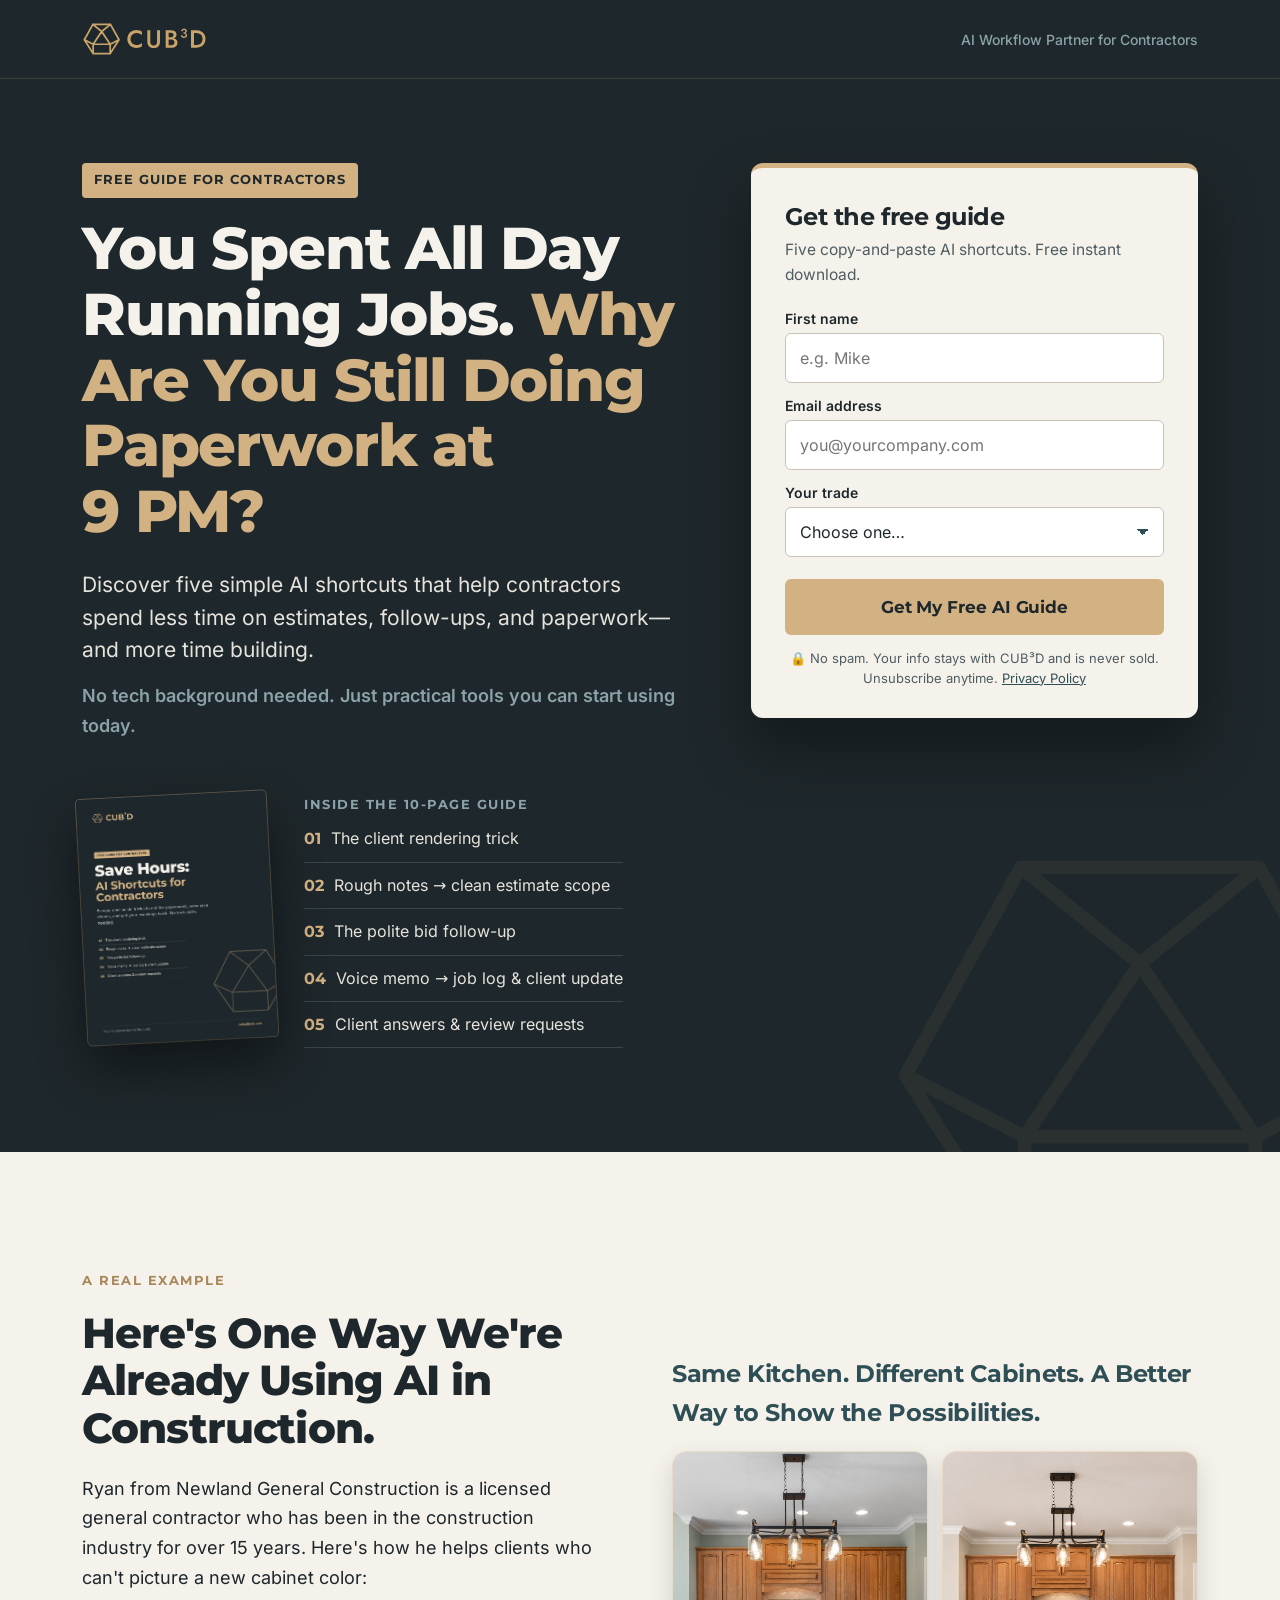
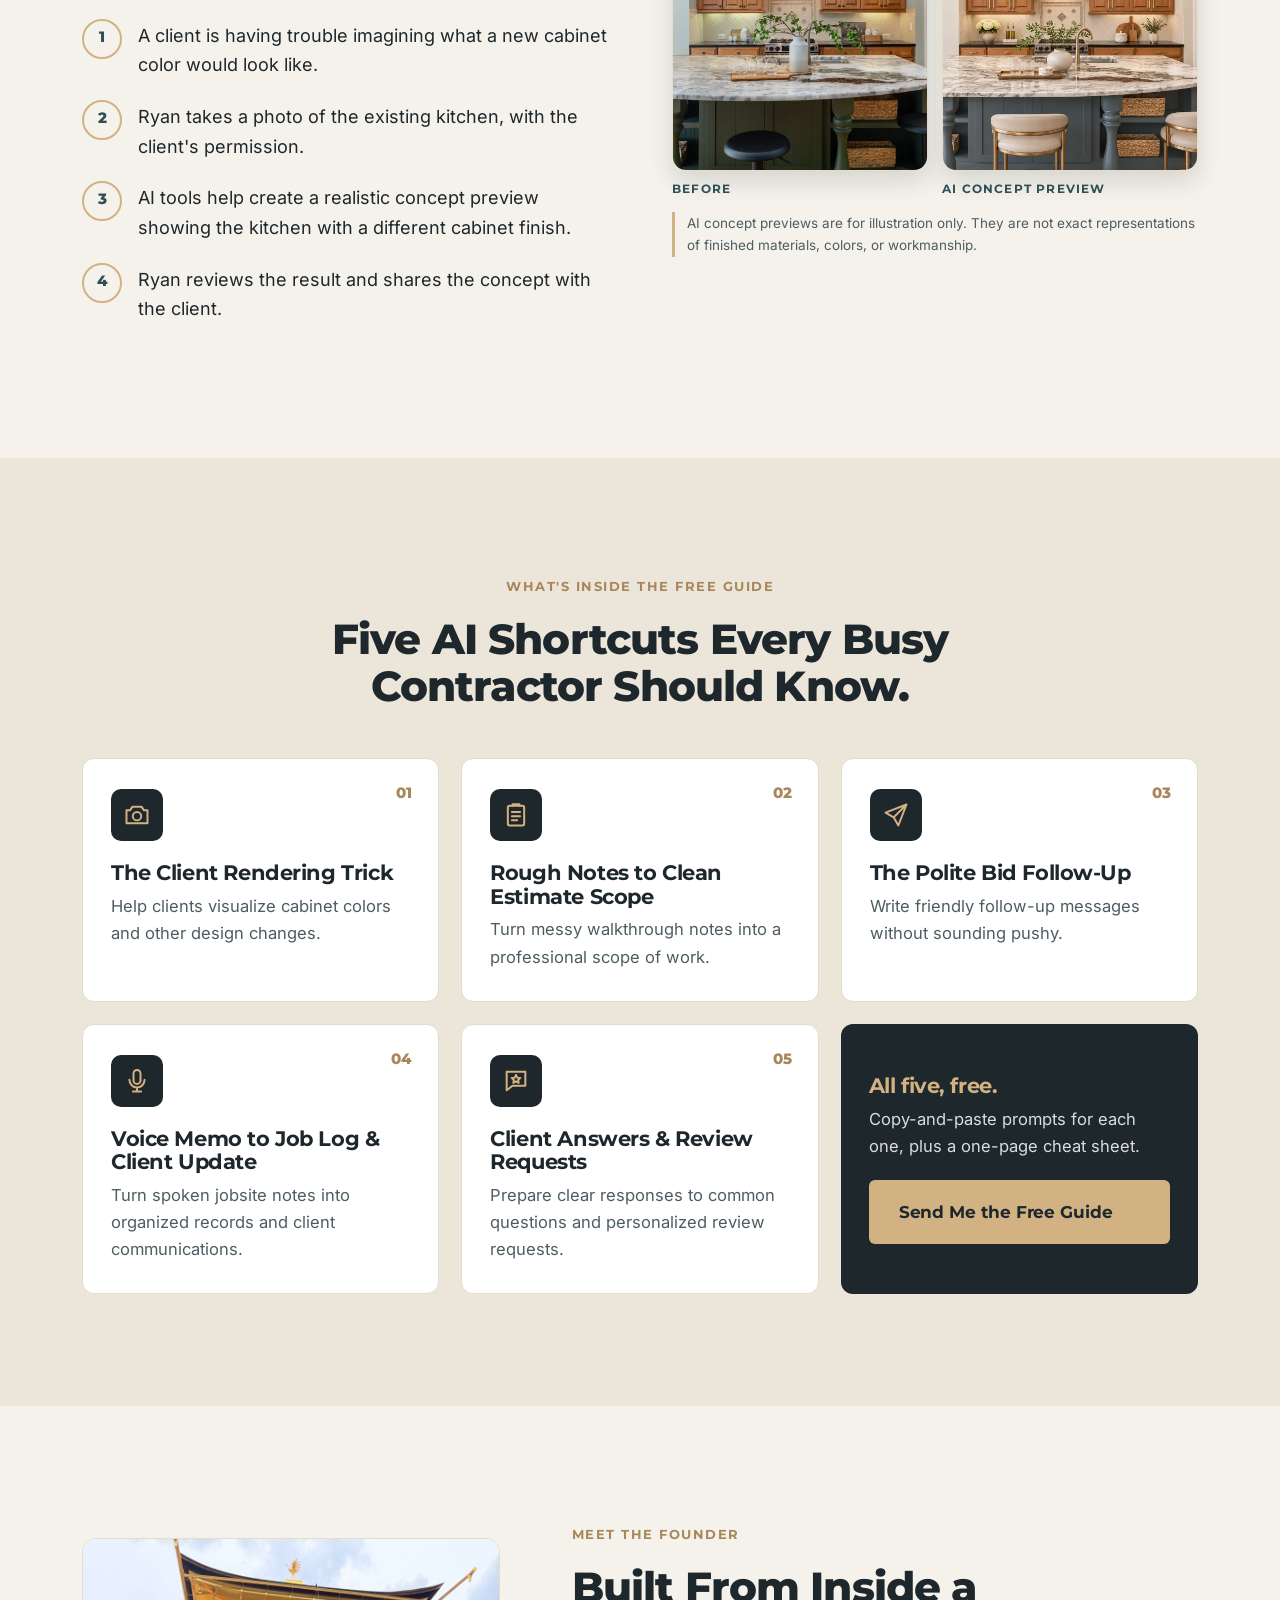
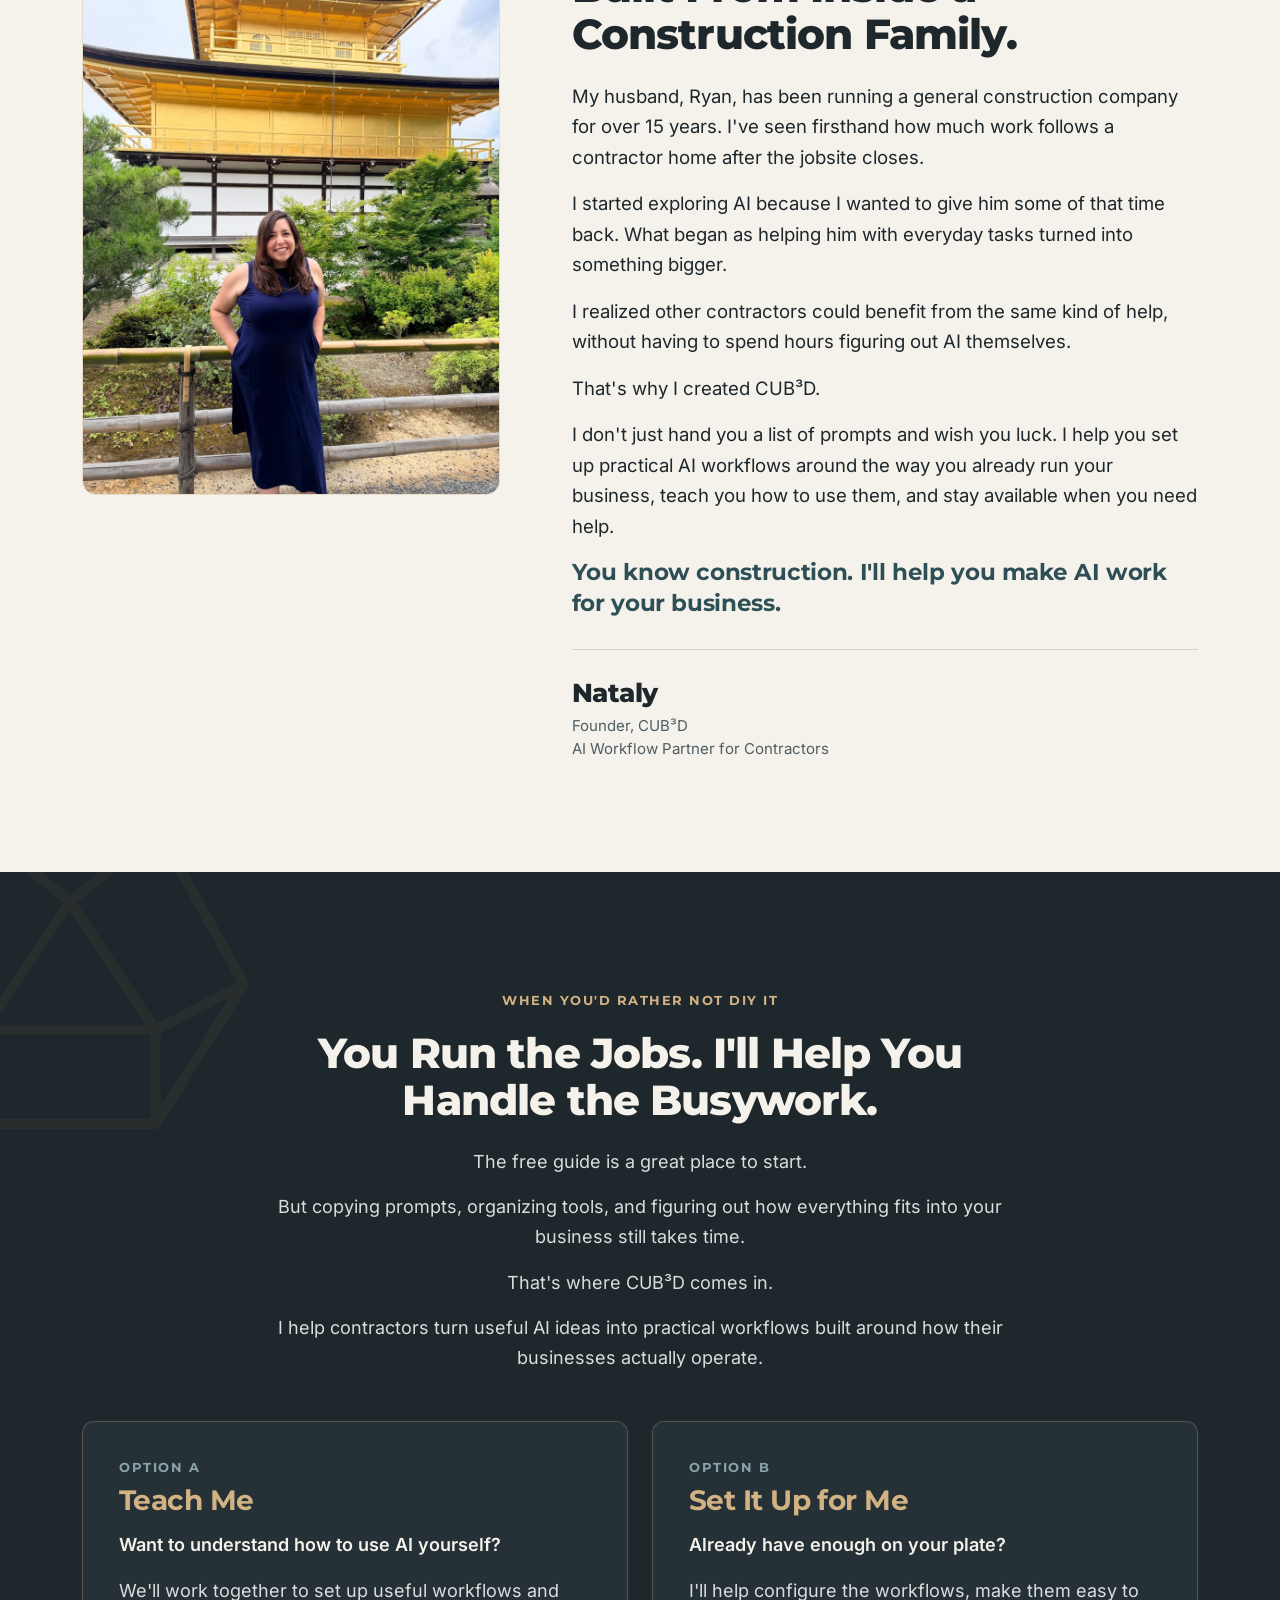
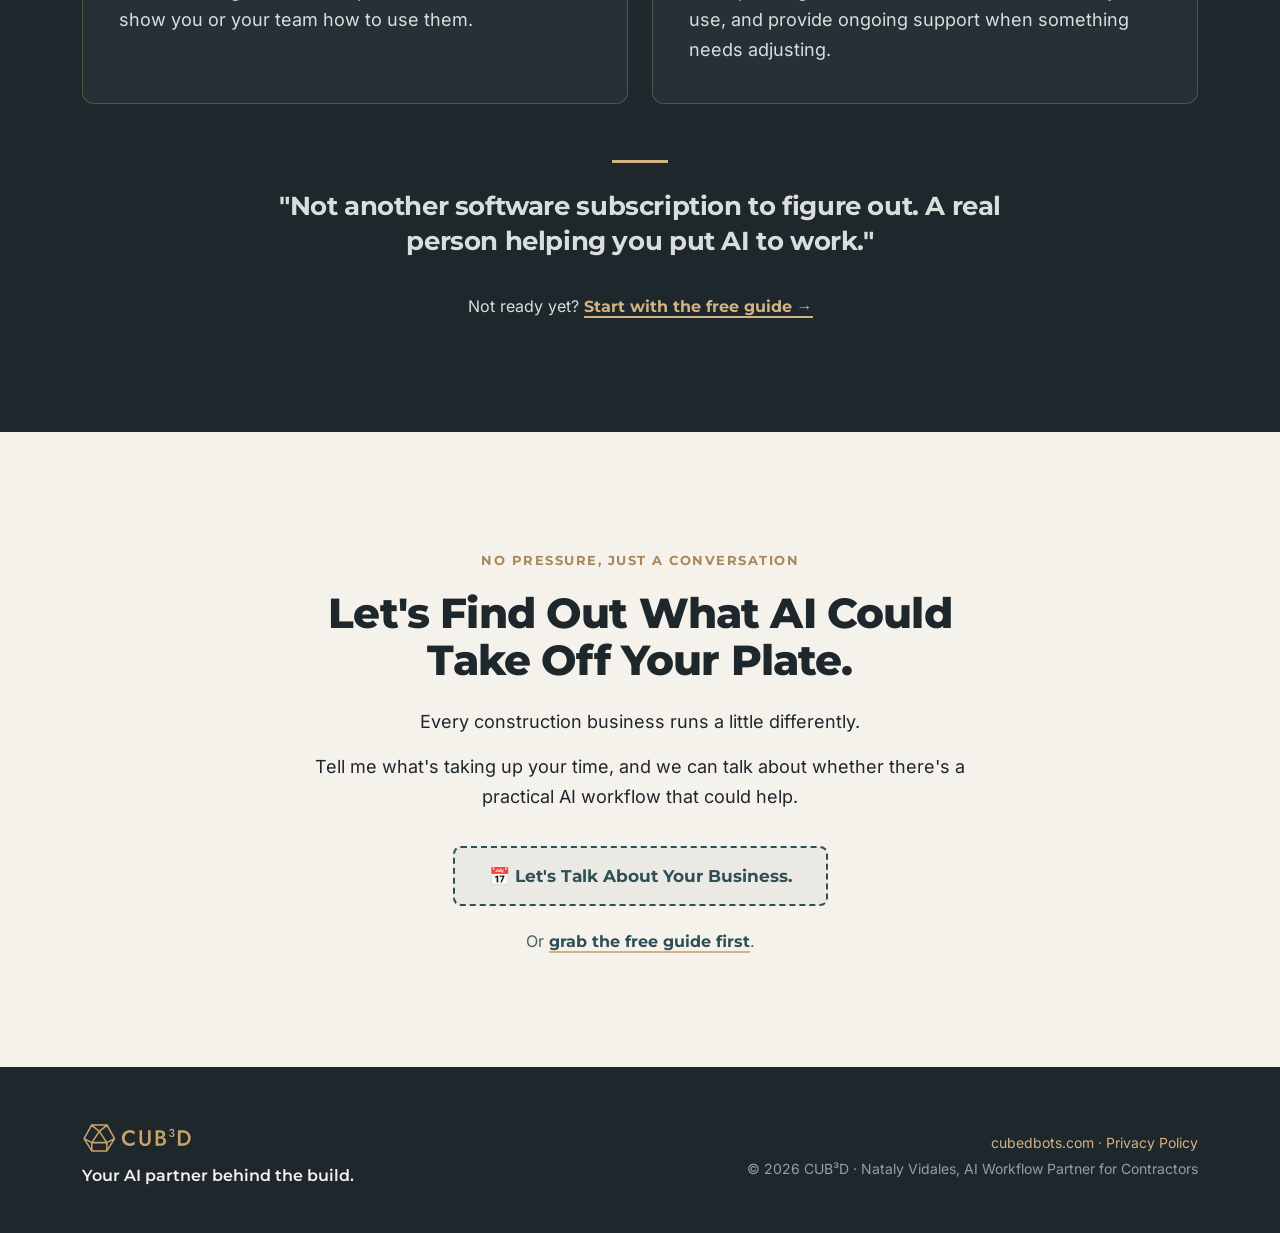
<file: index.html>
<!doctype html>
<html lang="en">
<head>
<meta charset="utf-8">
<meta name="viewport" content="width=device-width,initial-scale=1">
<title>Save Hours: Free AI Guide for Contractors | CUB³D</title>
<meta name="description" content="Five simple AI shortcuts that help contractors spend less time on estimates, follow-ups, and paperwork. Free 10-page guide from CUB³D.">
<link rel="canonical" href="https://naty3lo2.github.io/cubed-funnel/">
<meta property="og:type" content="website">
<meta property="og:site_name" content="CUB³D">
<meta property="og:locale" content="en_US">
<meta property="og:title" content="Save Hours: Free AI Guide for Contractors | CUB³D">
<meta property="og:description" content="Five simple AI shortcuts that help contractors spend less time on estimates, follow-ups, and paperwork. Free 10-page guide from CUB³D.">
<meta property="og:url" content="https://naty3lo2.github.io/cubed-funnel/">
<meta property="og:image" content="https://naty3lo2.github.io/cubed-funnel/assets/guide-cover.png">
<meta property="og:image:alt" content="Cover of the free guide: Save Hours, AI Shortcuts for Contractors">
<meta property="og:image:width" content="765">
<meta property="og:image:height" content="990">
<meta name="twitter:card" content="summary_large_image">
<meta name="twitter:title" content="Save Hours: Free AI Guide for Contractors | CUB³D">
<meta name="twitter:description" content="Five simple AI shortcuts that help contractors spend less time on estimates, follow-ups, and paperwork. Free 10-page guide from CUB³D.">
<meta name="twitter:image" content="https://naty3lo2.github.io/cubed-funnel/assets/guide-cover.png">
<meta name="theme-color" content="#1E272B">
<link rel="icon" href="assets/favicon.svg" type="image/svg+xml">
<link rel="stylesheet" href="styles.css">
</head>
<body>
<a class="skip" href="#top">Skip to content</a>

<header class="top"><div class="wrap">
  <a class="brand" href="index.html"><img src="assets/cubed-horizontal-gold.svg" alt="CUB³D" width="125" height="34"></a>
  <span class="tag">AI Workflow Partner for Contractors</span>
</div></header>

<main>
<!-- SECTION 1 — HERO -->
<section class="dark hero" id="top">
  <img class="geo" src="assets/cubed-gem-only-gold.svg" alt="" style="width:620px;right:-170px;bottom:-230px;opacity:.07">
  <div class="wrap hero-grid">
    <div class="hg-copy">
      <span class="eyebrow pill">Free guide for contractors</span>
      <h1>You Spent All Day Running Jobs. <em>Why Are You Still Doing Paperwork at 9&nbsp;PM?</em></h1>
      <p class="sub">Discover five simple AI shortcuts that help contractors spend less time on estimates, follow-ups, and paperwork—and more time building.</p>
      <p class="support">No tech background needed. Just practical tools you can start using today.</p>
    </div>
    <div class="hg-guide guide-row">
      <img class="cover" src="assets/guide-cover.png" alt="Cover of the free guide: Save Hours, AI Shortcuts for Contractors" width="190" height="246">
      <ul class="inside">
        <li class="h">Inside the 10-page guide</li>
        <li><b>01</b>The client rendering trick</li>
        <li><b>02</b>Rough notes → clean estimate scope</li>
        <li><b>03</b>The polite bid follow-up</li>
        <li><b>04</b>Voice memo → job log &amp; client update</li>
        <li><b>05</b>Client answers &amp; review requests</li>
      </ul>
    </div>
    <form class="hg-form formcard" id="get-guide" action="thank-you.html" method="post" novalidate>
      <h3>Get the free guide</h3>
      <p class="fsub">Five copy-and-paste AI shortcuts. Free instant download.</p>
      <p class="form-summary" id="form-summary" role="alert" hidden></p>
      <label for="fn">First name</label>
      <input id="fn" type="text" autocomplete="given-name" required maxlength="80" placeholder="e.g. Mike" aria-describedby="fn-error">
      <p class="field-error" id="fn-error" hidden></p>
      <label for="em">Email address</label>
      <input id="em" type="email" autocomplete="email" required maxlength="254" placeholder="you@yourcompany.com" aria-describedby="em-error">
      <p class="field-error" id="em-error" hidden></p>
      <label for="tr">Your trade</label>
      <select id="tr" required aria-describedby="tr-error">
        <option value="">Choose one…</option>
        <option>General Contractor</option>
        <option>Remodeling</option>
        <option>Electrical</option>
        <option>Plumbing</option>
        <option>HVAC</option>
        <option>Painting</option>
        <option>Other</option>
      </select>
      <p class="field-error" id="tr-error" hidden></p>
      <button class="btn block" type="submit">Get My Free AI Guide</button>
      <p class="privacy">🔒 No spam. Your info stays with CUB³D and is never sold. Unsubscribe anytime. <a href="privacy.html">Privacy Policy</a></p>
    </form>
  </div>
</section>

<!-- SECTION 2 — RYAN'S KITCHEN TRICK -->
<section>
  <div class="wrap two">
    <div>
      <span class="eyebrow">A real example</span>
      <h2>Here's One Way We're Already Using AI in Construction.</h2>
      <p>Ryan from Newland General Construction is a licensed general contractor who has been in the construction industry for over 15 years. Here's how he helps clients who can't picture a new cabinet color:</p>
      <ol class="steps">
        <li>A client is having trouble imagining what a new cabinet color would look like.</li>
        <li>Ryan takes a photo of the existing kitchen, with the client's permission.</li>
        <li>AI tools help create a realistic concept preview showing the kitchen with a different cabinet finish.</li>
        <li>Ryan reviews the result and shares the concept with the client.</li>
      </ol>
    </div>
    <div>
      <p class="subhead">Same Kitchen. Different Cabinets. A Better Way to Show the Possibilities.</p>
      <div class="ba">
        <figure><img class="photo" src="assets/kitchen-before.jpg" alt="Kitchen before: original wood cabinets"><figcaption>Before</figcaption></figure>
        <figure><img class="photo" src="assets/kitchen-after.jpg" alt="AI concept preview of the same kitchen with a new island color"><figcaption>AI concept preview</figcaption></figure>
      </div>
      <p class="disclaimer">AI concept previews are for illustration only. They are not exact representations of finished materials, colors, or workmanship.</p>
    </div>
  </div>
</section>

<!-- SECTION 3 — WHAT'S INSIDE -->
<section class="alt">
  <div class="wrap">
    <div class="center narrow" style="margin:0 auto">
      <span class="eyebrow">What's inside the free guide</span>
      <h2>Five AI Shortcuts Every Busy Contractor Should Know.</h2>
    </div>
    <div class="cards5">
      <div class="sc"><span class="num">01</span><div class="ic" aria-hidden="true"><svg viewBox="0 0 24 24"><path d="M3 8h3l2-3h8l2 3h3v11H3z"/><circle cx="12" cy="13" r="3.6"/></svg></div>
        <h3>The Client Rendering Trick</h3><p>Help clients visualize cabinet colors and other design changes.</p></div>
      <div class="sc"><span class="num">02</span><div class="ic" aria-hidden="true"><svg viewBox="0 0 24 24"><rect x="5" y="4" width="14" height="17" rx="1.5"/><path d="M9 4V2.8h6V4M8.5 9.5h7M8.5 13h7M8.5 16.5h4.5"/></svg></div>
        <h3>Rough Notes to Clean Estimate Scope</h3><p>Turn messy walkthrough notes into a professional scope of work.</p></div>
      <div class="sc"><span class="num">03</span><div class="ic" aria-hidden="true"><svg viewBox="0 0 24 24"><path d="M21 3 10 14M21 3l-7 18-4-7-7-4z"/></svg></div>
        <h3>The Polite Bid Follow-Up</h3><p>Write friendly follow-up messages without sounding pushy.</p></div>
      <div class="sc"><span class="num">04</span><div class="ic" aria-hidden="true"><svg viewBox="0 0 24 24"><rect x="9" y="2.5" width="6" height="12" rx="3"/><path d="M5.5 11a6.5 6.5 0 0 0 13 0M12 17.5V21M8.5 21h7"/></svg></div>
        <h3>Voice Memo to Job Log &amp; Client Update</h3><p>Turn spoken jobsite notes into organized records and client communications.</p></div>
      <div class="sc"><span class="num">05</span><div class="ic" aria-hidden="true"><svg viewBox="0 0 24 24"><path d="M4 4h16v12H9l-5 4z"/><path d="m12 6.8 1.1 2.3 2.5.3-1.8 1.7.5 2.5-2.3-1.2-2.3 1.2.5-2.5-1.8-1.7 2.5-.3z"/></svg></div>
        <h3>Client Answers &amp; Review Requests</h3><p>Prepare clear responses to common questions and personalized review requests.</p></div>
      <div class="sc cta"><h3 class="gold">All five, free.</h3><p>Copy-and-paste prompts for each one, plus a one-page cheat sheet.</p><a class="btn" href="#get-guide">Send Me the Free Guide</a></div>
    </div>
  </div>
</section>

<!-- SECTION 4 — FOUNDER STORY -->
<section>
  <div class="wrap founder">
    <img class="photo portrait-img" src="assets/nataly.jpg" alt="Nataly, founder of CUB³D">
    <div class="story">
      <span class="eyebrow">Meet the founder</span>
      <h2>Built From Inside a Construction Family.</h2>
      <p>My husband, Ryan, has been running a general construction company for over 15 years. I've seen firsthand how much work follows a contractor home after the jobsite closes.</p>
      <p>I started exploring AI because I wanted to give him some of that time back. What began as helping him with everyday tasks turned into something bigger.</p>
      <p>I realized other contractors could benefit from the same kind of help, without having to spend hours figuring out AI themselves.</p>
      <p>That's why I created CUB³D.</p>
      <p>I don't just hand you a list of prompts and wish you luck. I help you set up practical AI workflows around the way you already run your business, teach you how to use them, and stay available when you need help.</p>
      <p class="pull">You know construction. I'll help you make AI work for your business.</p>
      <div class="sig"><span class="n">Nataly</span><div>Founder, CUB³D<br>AI Workflow Partner for Contractors</div></div>
    </div>
  </div>
</section>

<!-- SECTION 5 — BRIDGE -->
<section class="dark">
  <img class="geo" src="assets/cubed-gem-only-gold.svg" alt="" style="width:460px;left:-160px;top:-120px;opacity:.06">
  <div class="wrap">
    <div class="narrow" style="margin:0 auto;text-align:center">
      <span class="eyebrow">When you'd rather not DIY it</span>
      <h2>You Run the Jobs. I'll Help You Handle the Busywork.</h2>
      <p>The free guide is a great place to start.</p>
      <p>But copying prompts, organizing tools, and figuring out how everything fits into your business still takes time.</p>
      <p>That's where CUB³D comes in.</p>
      <p>I help contractors turn useful AI ideas into practical workflows built around how their businesses actually operate.</p>
    </div>
    <div class="paths">
      <div class="path"><div class="k">Option A</div><h3>Teach Me</h3><p class="q">Want to understand how to use AI yourself?</p><p>We'll work together to set up useful workflows and show you or your team how to use them.</p></div>
      <div class="path"><div class="k">Option B</div><h3>Set It Up for Me</h3><p class="q">Already have enough on your plate?</p><p>I'll help configure the workflows, make them easy to use, and provide ongoing support when something needs adjusting.</p></div>
    </div>
    <p class="statement">"Not another software subscription to figure out. A real person helping you put AI to work."</p>
    <p class="bridge-cta">Not ready yet? <a class="link" href="#get-guide">Start with the free guide →</a></p>
  </div>
</section>

<!-- SECTION 6 — SOFT INVITE -->
<section class="invite">
  <div class="wrap narrow center">
    <span class="eyebrow">No pressure, just a conversation</span>
    <h2>Let's Find Out What AI Could Take Off Your Plate.</h2>
    <p>Every construction business runs a little differently.</p>
    <p>Tell me what's taking up your time, and we can talk about whether there's a practical AI workflow that could help.</p>
    <a class="booking" data-booking href="mailto:natalyvidales@gmail.com?subject=Intro%20call">📅 Let's Talk About Your Business.</a>
    <p class="or">Or <a class="link" href="#get-guide">grab the free guide first</a>.</p>
  </div>
</section>
</main>

<footer><div class="wrap">
  <div><a class="brand" href="index.html"><img src="assets/cubed-horizontal-gold.svg" alt="CUB³D" width="110" height="30"></a>
  <div class="tagline">Your AI partner behind the build.</div></div>
  <div class="meta"><a href="#">cubedbots.com</a> · <a href="privacy.html">Privacy Policy</a><br>© 2026 CUB³D · Nataly Vidales, AI Workflow Partner for Contractors</div>
</div></footer>
<iframe class="form-target" name="cubed-form-target" id="cubed-form-target" title="Signup form submission" aria-hidden="true" tabindex="-1"></iframe>
<script src="config.js"></script>
<script src="site.js"></script>
</body>
</html>
</file>
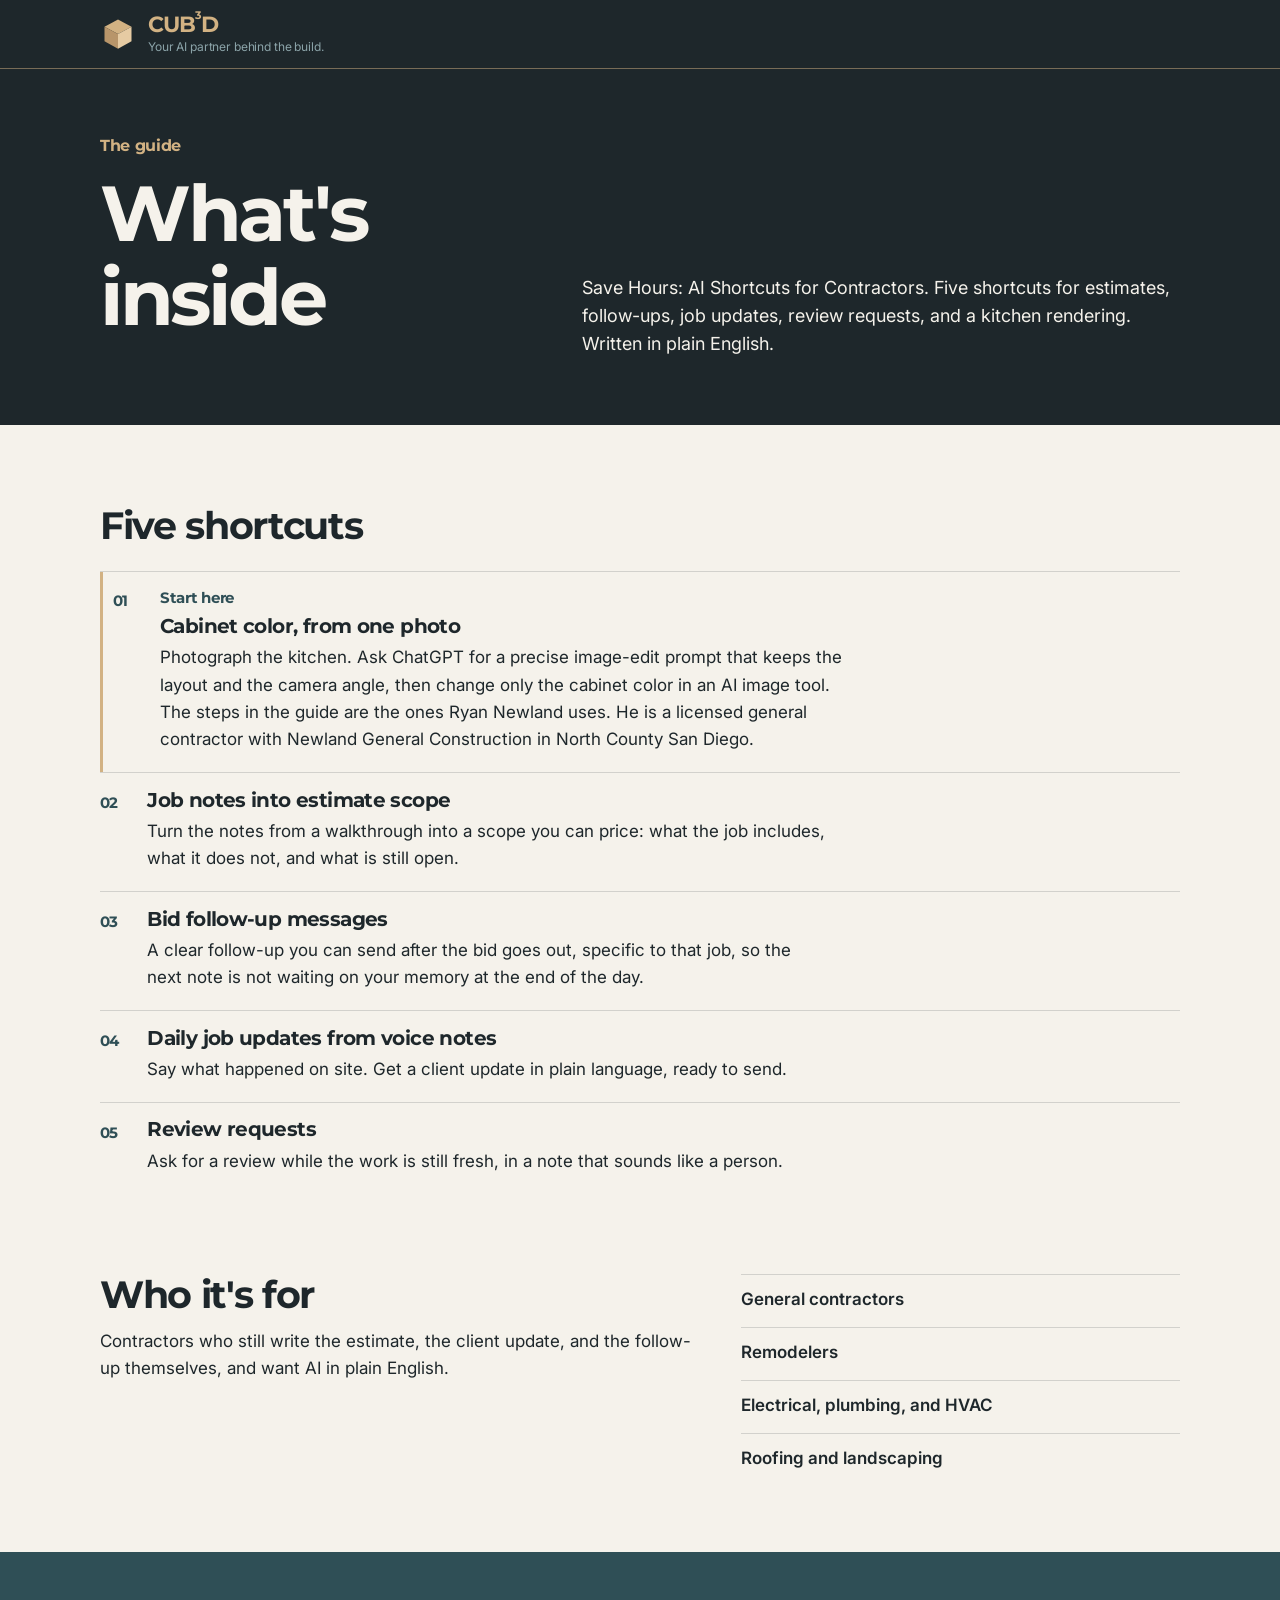
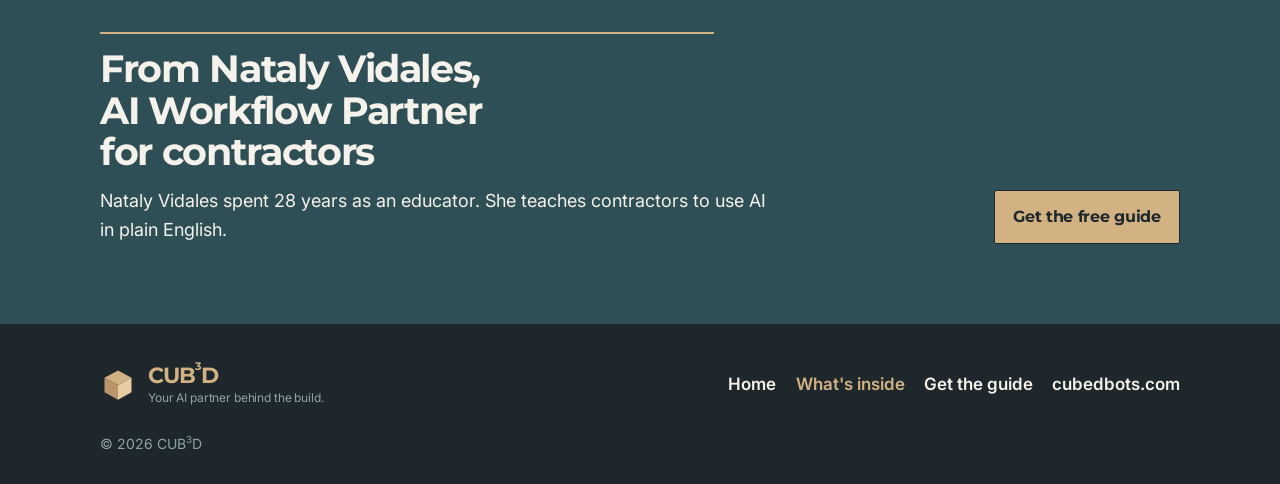
<file: inside.html>
<!DOCTYPE html>
<html lang="en">
<head>
  <meta charset="utf-8">
  <meta name="viewport" content="width=device-width, initial-scale=1">
  <title>What's inside the guide | CUB³D</title>
  <meta name="description" content="Five AI shortcuts for contractors: a kitchen rendering from one photo, estimate scope, bid follow-ups, daily job updates, and review requests.">
  <meta name="theme-color" content="#1E272B">
  <link rel="canonical" href="https://naty3lo2.github.io/cubed-funnel/inside.html">
  <meta property="og:type" content="website">
  <meta property="og:site_name" content="CUB³D">
  <meta property="og:title" content="What's inside the guide | CUB³D">
  <meta property="og:description" content="Five plain-English AI shortcuts for contractors, including a cabinet-color rendering from one kitchen photo.">
  <meta property="og:url" content="https://naty3lo2.github.io/cubed-funnel/inside.html">
  <meta property="og:image" content="https://naty3lo2.github.io/cubed-funnel/assets/og.jpg">
  <meta property="og:image:type" content="image/jpeg">
  <meta property="og:image:width" content="1200">
  <meta property="og:image:height" content="630">
  <meta property="og:image:alt" content="CUB³D. Get hours back each week. Your AI partner behind the build.">
  <meta name="twitter:card" content="summary_large_image">
  <meta name="twitter:title" content="What's inside the guide | CUB³D">
  <meta name="twitter:description" content="Five plain-English AI shortcuts for contractors, including a cabinet-color rendering from one kitchen photo.">
  <meta name="twitter:image" content="https://naty3lo2.github.io/cubed-funnel/assets/og.jpg">
  <link rel="icon" href="assets/favicon.png" type="image/png" sizes="32x32">
  <link rel="icon" href="assets/mark.svg" type="image/svg+xml">
  <link rel="apple-touch-icon" href="assets/apple-touch-icon.png">
  <link rel="preconnect" href="https://fonts.googleapis.com">
  <link rel="preconnect" href="https://fonts.gstatic.com" crossorigin>
  <link href="https://fonts.googleapis.com/css2?family=Inter:wght@400;500;600&family=Montserrat:wght@600;700&display=swap" rel="stylesheet">
  <link rel="stylesheet" href="css/styles.css">
</head>
<body>
  <a class="skip" href="#content">Skip to content</a>
  <header class="site-header">
    <div class="wrap header-inner">
      <a class="brand" href="index.html">
        <img class="brand-mark" src="assets/mark.svg" alt="" width="36" height="36">
        <span class="brand-text">
          <span class="wordmark">CUB<sup>3</sup>D</span>
          <span class="tagline">Your AI partner behind the build.</span>
        </span>
      </a>
    </div>
  </header>

  <main id="content" tabindex="-1">
    <section class="band band-charcoal intro">
      <div class="wrap intro-grid">
        <div>
          <p class="eyebrow">The guide</p>
          <h1>What's inside</h1>
        </div>
        <p class="lead">Save Hours: AI Shortcuts for Contractors. Five shortcuts for estimates, follow-ups, job updates, review requests, and a kitchen rendering. Written in plain English.</p>
      </div>
    </section>

    <section class="band band-ivory" aria-labelledby="shortcuts-title">
      <div class="wrap">
        <h2 class="section-head" id="shortcuts-title">Five shortcuts</h2>
        <ol class="shortcuts">
          <li class="shortcut is-star">
            <span class="num" aria-hidden="true">01</span>
            <div>
              <p class="start-here">Start here</p>
              <h3>Cabinet color, from one photo</h3>
              <p>Photograph the kitchen. Ask ChatGPT for a precise image-edit prompt that keeps the layout and the camera angle, then change only the cabinet color in an AI image tool. The steps in the guide are the ones Ryan Newland uses. He is a licensed general contractor with Newland General Construction in North County San Diego.</p>
            </div>
          </li>
          <li class="shortcut">
            <span class="num" aria-hidden="true">02</span>
            <div>
              <h3>Job notes into estimate scope</h3>
              <p>Turn the notes from a walkthrough into a scope you can price: what the job includes, what it does not, and what is still open.</p>
            </div>
          </li>
          <li class="shortcut">
            <span class="num" aria-hidden="true">03</span>
            <div>
              <h3>Bid follow-up messages</h3>
              <p>A clear follow-up you can send after the bid goes out, specific to that job, so the next note is not waiting on your memory at the end of the day.</p>
            </div>
          </li>
          <li class="shortcut">
            <span class="num" aria-hidden="true">04</span>
            <div>
              <h3>Daily job updates from voice notes</h3>
              <p>Say what happened on site. Get a client update in plain language, ready to send.</p>
            </div>
          </li>
          <li class="shortcut">
            <span class="num" aria-hidden="true">05</span>
            <div>
              <h3>Review requests</h3>
              <p>Ask for a review while the work is still fresh, in a note that sounds like a person.</p>
            </div>
          </li>
        </ol>
      </div>
    </section>

    <section class="band band-ivory band-follow" aria-labelledby="who-title">
      <div class="wrap who-block">
        <div class="who-copy">
          <h2 id="who-title">Who it's for</h2>
          <p>Contractors who still write the estimate, the client update, and the follow-up themselves, and want AI in plain English.</p>
        </div>
        <ul class="who">
          <li>General contractors</li>
          <li>Remodelers</li>
          <li>Electrical, plumbing, and HVAC</li>
          <li>Roofing and landscaping</li>
        </ul>
      </div>
    </section>

    <section class="band band-teal bio" aria-labelledby="bio-title">
      <div class="wrap bio-layout">
        <div>
          <h2 id="bio-title">From Nataly Vidales, AI Workflow Partner for contractors</h2>
          <p>Nataly Vidales spent 28 years as an educator. She teaches contractors to use AI in plain English.</p>
        </div>
        <p class="bio-cta"><a class="btn" href="signup.html">Get the free guide</a></p>
      </div>
    </section>
  </main>

  <footer class="site-footer">
    <div class="wrap footer-inner">
      <a class="brand" href="index.html">
        <img class="brand-mark" src="assets/mark.svg" alt="" width="36" height="36">
        <span class="brand-text">
          <span class="wordmark">CUB<sup>3</sup>D</span>
          <span class="tagline">Your AI partner behind the build.</span>
        </span>
      </a>
      <nav class="footer-nav" aria-label="Footer">
        <a href="index.html">Home</a>
        <a href="inside.html" aria-current="page">What's inside</a>
        <a href="signup.html">Get the guide</a>
        <a href="https://cubedbots.com" rel="noopener noreferrer">cubedbots.com</a>
      </nav>
      <p class="legal">© 2026 CUB<sup>3</sup>D</p>
    </div>
  </footer>
</body>
</html>
</file>
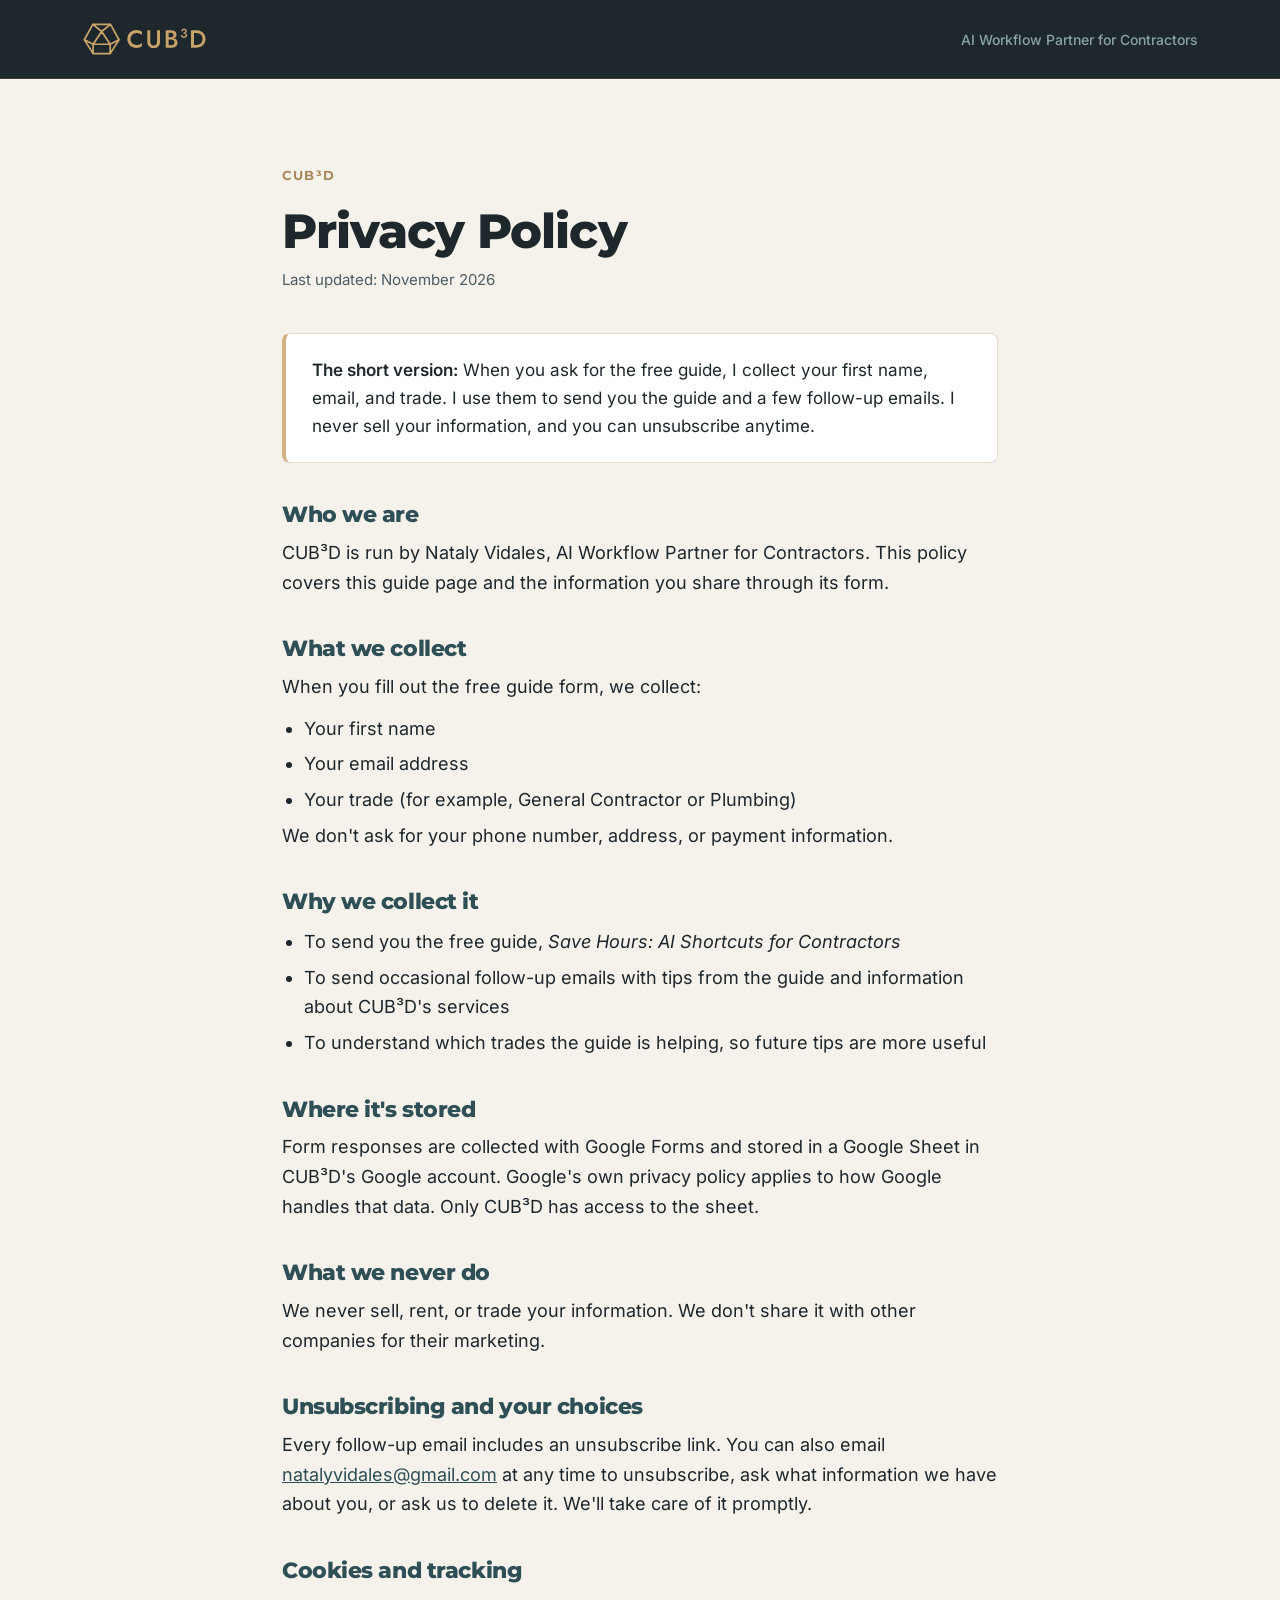
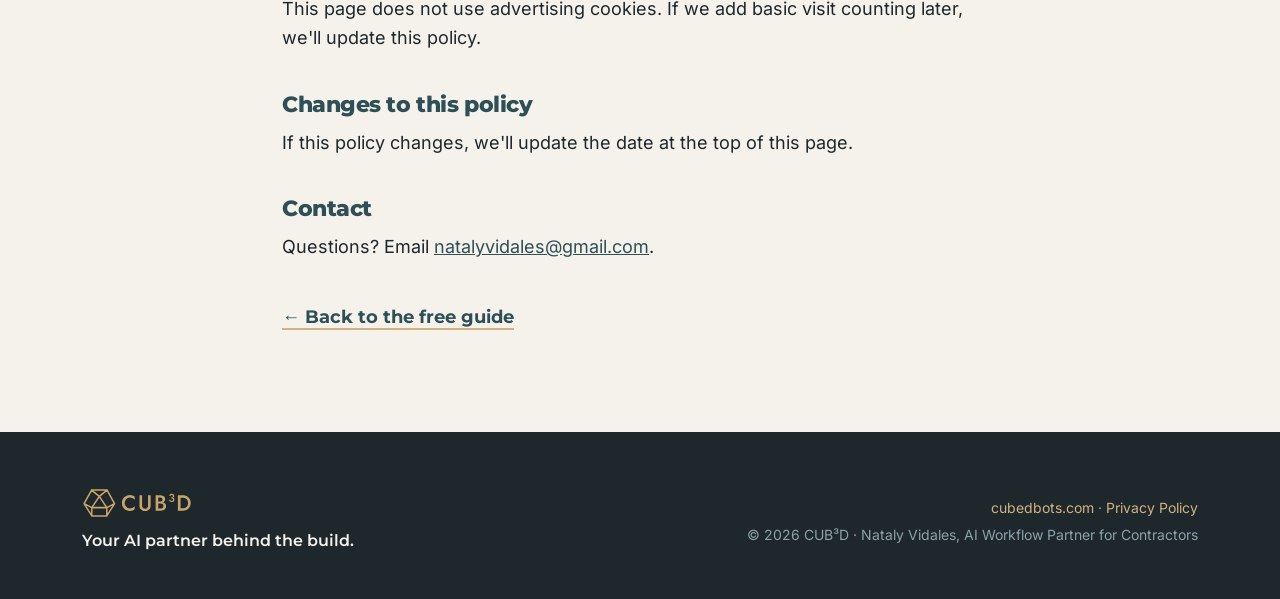
<file: privacy.html>
<!doctype html>
<html lang="en">
<head>
<meta charset="utf-8">
<meta name="viewport" content="width=device-width,initial-scale=1">
<title>Privacy Policy | CUB³D</title>
<meta name="description" content="How CUB³D collects, uses, and protects your first name, email, and trade when you request the free guide.">
<link rel="canonical" href="https://naty3lo2.github.io/cubed-funnel/privacy.html">
<meta property="og:type" content="website">
<meta property="og:site_name" content="CUB³D">
<meta property="og:locale" content="en_US">
<meta property="og:title" content="Privacy Policy | CUB³D">
<meta property="og:description" content="How CUB³D collects, uses, and protects your first name, email, and trade when you request the free guide.">
<meta property="og:url" content="https://naty3lo2.github.io/cubed-funnel/privacy.html">
<meta property="og:image" content="https://naty3lo2.github.io/cubed-funnel/assets/guide-cover.png">
<meta property="og:image:alt" content="Cover of the free guide: Save Hours, AI Shortcuts for Contractors">
<meta property="og:image:width" content="765">
<meta property="og:image:height" content="990">
<meta name="twitter:card" content="summary_large_image">
<meta name="twitter:title" content="Privacy Policy | CUB³D">
<meta name="twitter:description" content="How CUB³D collects, uses, and protects your first name, email, and trade when you request the free guide.">
<meta name="twitter:image" content="https://naty3lo2.github.io/cubed-funnel/assets/guide-cover.png">
<meta name="theme-color" content="#1E272B">
<link rel="icon" href="assets/favicon.svg" type="image/svg+xml">
<link rel="stylesheet" href="styles.css">
</head>
<body>
<a class="skip" href="#top">Skip to content</a>
<header class="top"><div class="wrap">
  <a class="brand" href="index.html"><img src="assets/cubed-horizontal-gold.svg" alt="CUB³D" width="125" height="34"></a>
  <span class="tag">AI Workflow Partner for Contractors</span>
</div></header>

<main>
<section class="policy" id="top"><div class="wrap narrow">
  <span class="eyebrow">CUB³D</span>
  <h1>Privacy Policy</h1>
  <p class="date">Last updated: November 2026</p>

  <p class="summary"><strong>The short version:</strong> When you ask for the free guide, I collect your first name, email, and trade. I use them to send you the guide and a few follow-up emails. I never sell your information, and you can unsubscribe anytime.</p>

  <h2>Who we are</h2>
  <p>CUB³D is run by Nataly Vidales, AI Workflow Partner for Contractors. This policy covers this guide page and the information you share through its form.</p>

  <h2>What we collect</h2>
  <p>When you fill out the free guide form, we collect:</p>
  <ul><li>Your first name</li><li>Your email address</li><li>Your trade (for example, General Contractor or Plumbing)</li></ul>
  <p>We don't ask for your phone number, address, or payment information.</p>

  <h2>Why we collect it</h2>
  <ul>
    <li>To send you the free guide, <em>Save Hours: AI Shortcuts for Contractors</em></li>
    <li>To send occasional follow-up emails with tips from the guide and information about CUB³D's services</li>
    <li>To understand which trades the guide is helping, so future tips are more useful</li>
  </ul>

  <h2>Where it's stored</h2>
  <p>Form responses are collected with Google Forms and stored in a Google Sheet in CUB³D's Google account. Google's own privacy policy applies to how Google handles that data. Only CUB³D has access to the sheet.</p>

  <h2>What we never do</h2>
  <p>We never sell, rent, or trade your information. We don't share it with other companies for their marketing.</p>

  <h2>Unsubscribing and your choices</h2>
  <p>Every follow-up email includes an unsubscribe link. You can also email <a href="mailto:natalyvidales@gmail.com">natalyvidales@gmail.com</a> at any time to unsubscribe, ask what information we have about you, or ask us to delete it. We'll take care of it promptly.</p>

  <h2>Cookies and tracking</h2>
  <p>This page does not use advertising cookies. If we add basic visit counting later, we'll update this policy.</p>

  <h2>Changes to this policy</h2>
  <p>If this policy changes, we'll update the date at the top of this page.</p>

  <h2>Contact</h2>
  <p>Questions? Email <a href="mailto:natalyvidales@gmail.com">natalyvidales@gmail.com</a>.</p>
  <p style="margin-top:40px"><a class="link" href="index.html">← Back to the free guide</a></p>
</div></section>
</main>

<footer><div class="wrap">
  <div><a class="brand" href="index.html"><img src="assets/cubed-horizontal-gold.svg" alt="CUB³D" width="110" height="30"></a>
  <div class="tagline">Your AI partner behind the build.</div></div>
  <div class="meta"><a href="#">cubedbots.com</a> · <a href="privacy.html">Privacy Policy</a><br>© 2026 CUB³D · Nataly Vidales, AI Workflow Partner for Contractors</div>
</div></footer>
</body>
</html>
</file>
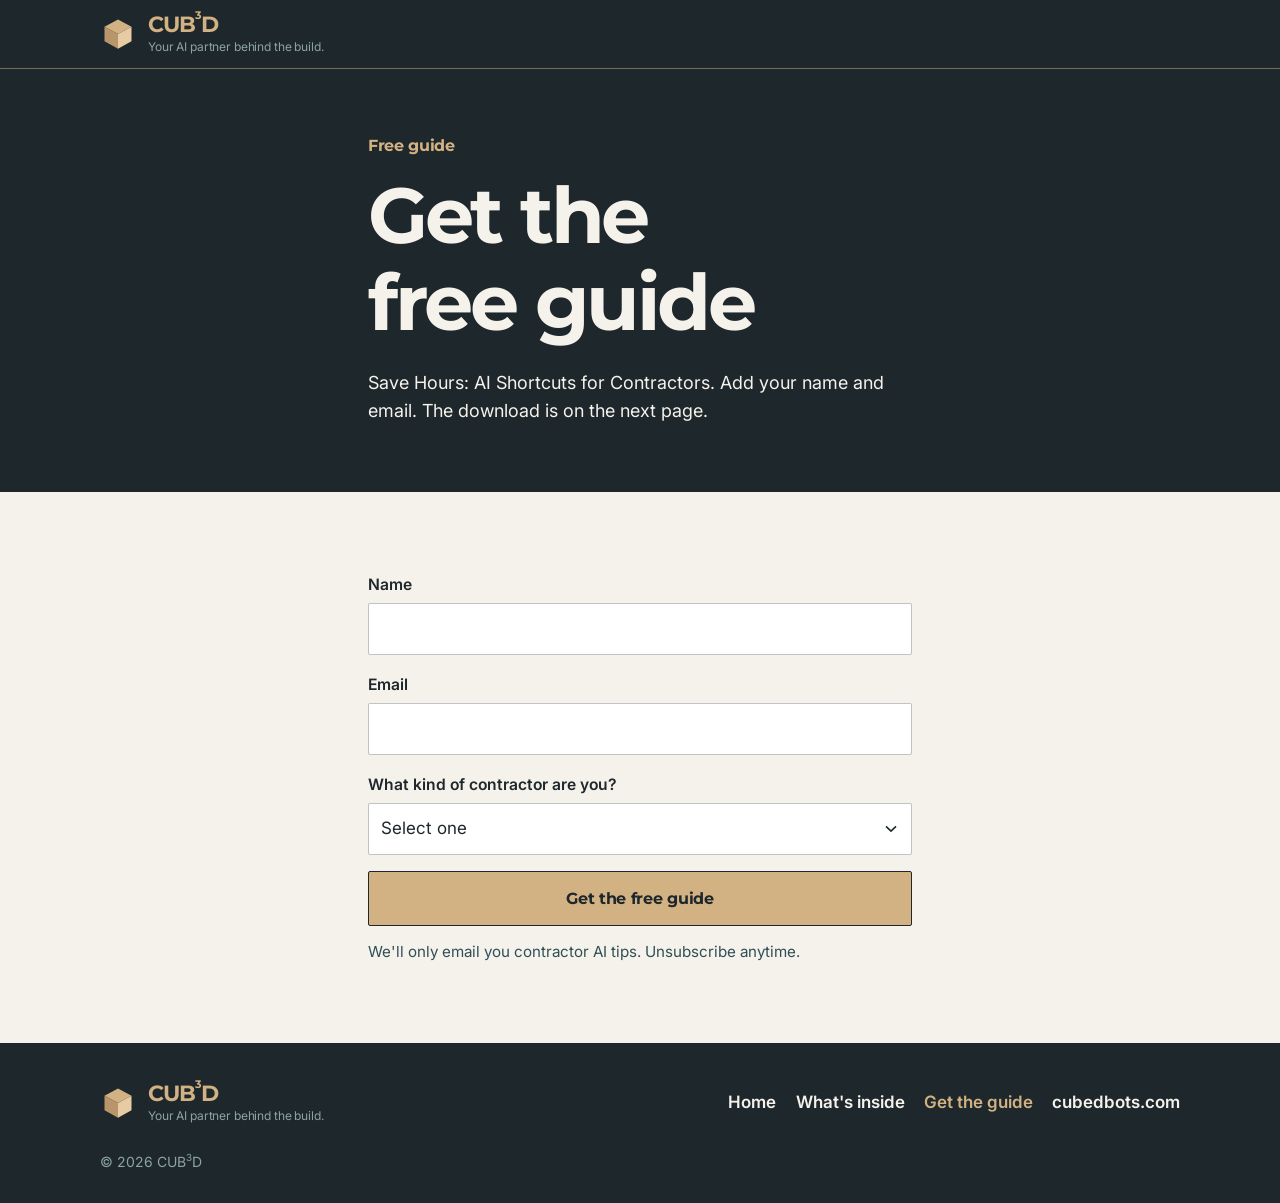
<file: signup.html>
<!DOCTYPE html>
<html lang="en">
<head>
  <meta charset="utf-8">
  <meta name="viewport" content="width=device-width, initial-scale=1">
  <title>Get the free guide | CUB³D</title>
  <meta name="description" content="Get Save Hours: AI Shortcuts for Contractors. Add your name and email, then download the free guide.">
  <meta name="theme-color" content="#1E272B">
  <link rel="canonical" href="https://naty3lo2.github.io/cubed-funnel/signup.html">
  <meta property="og:type" content="website">
  <meta property="og:site_name" content="CUB³D">
  <meta property="og:title" content="Get the free guide | CUB³D">
  <meta property="og:description" content="Add your name and email, then download Save Hours: AI Shortcuts for Contractors.">
  <meta property="og:url" content="https://naty3lo2.github.io/cubed-funnel/signup.html">
  <meta property="og:image" content="https://naty3lo2.github.io/cubed-funnel/assets/og.jpg">
  <meta property="og:image:type" content="image/jpeg">
  <meta property="og:image:width" content="1200">
  <meta property="og:image:height" content="630">
  <meta property="og:image:alt" content="CUB³D. Get hours back each week. Your AI partner behind the build.">
  <meta name="twitter:card" content="summary_large_image">
  <meta name="twitter:title" content="Get the free guide | CUB³D">
  <meta name="twitter:description" content="Add your name and email, then download Save Hours: AI Shortcuts for Contractors.">
  <meta name="twitter:image" content="https://naty3lo2.github.io/cubed-funnel/assets/og.jpg">
  <link rel="icon" href="assets/favicon.png" type="image/png" sizes="32x32">
  <link rel="icon" href="assets/mark.svg" type="image/svg+xml">
  <link rel="apple-touch-icon" href="assets/apple-touch-icon.png">
  <link rel="preconnect" href="https://fonts.googleapis.com">
  <link rel="preconnect" href="https://fonts.gstatic.com" crossorigin>
  <link href="https://fonts.googleapis.com/css2?family=Inter:wght@400;500;600&family=Montserrat:wght@600;700&display=swap" rel="stylesheet">
  <link rel="stylesheet" href="css/styles.css">
</head>
<body>
  <a class="skip" href="#content">Skip to content</a>
  <header class="site-header">
    <div class="wrap header-inner">
      <a class="brand" href="index.html">
        <img class="brand-mark" src="assets/mark.svg" alt="" width="36" height="36">
        <span class="brand-text">
          <span class="wordmark">CUB<sup>3</sup>D</span>
          <span class="tagline">Your AI partner behind the build.</span>
        </span>
      </a>
    </div>
  </header>

  <main id="content" tabindex="-1">
    <section class="band band-charcoal intro">
      <div class="wrap narrow">
        <p class="eyebrow">Free guide</p>
        <h1 id="signup-title">Get the free guide</h1>
        <p class="lead">Save Hours: AI Shortcuts for Contractors. Add your name and email. The download is on the next page.</p>
      </div>
    </section>

    <section class="band band-ivory form-band">
      <div class="wrap narrow">
        <!-- Names, action URL, and entry IDs are set from config.js when the form is submitted. -->
        <form id="signup-form" action="thank-you.html" method="get" novalidate aria-labelledby="signup-title">
          <div class="field">
            <label for="name">Name</label>
            <input id="name" type="text" autocomplete="name" maxlength="100" required>
          </div>
          <div class="field">
            <label for="email">Email</label>
            <input id="email" type="email" autocomplete="email" inputmode="email" autocapitalize="off" spellcheck="false" maxlength="254" required>
          </div>
          <div class="field">
            <label for="contractor-type">What kind of contractor are you?</label>
            <select id="contractor-type" required>
              <option value="">Select one</option>
              <option value="General contractor">General contractor</option>
              <option value="Remodel">Remodel</option>
              <option value="Electrical">Electrical</option>
              <option value="Plumbing">Plumbing</option>
              <option value="HVAC">HVAC</option>
              <option value="Roofing">Roofing</option>
              <option value="Landscaping">Landscaping</option>
              <option value="Other">Other</option>
            </select>
          </div>
          <p id="form-error" class="form-error" role="alert" aria-live="assertive"></p>
          <button class="btn" type="submit">Get the free guide</button>
          <p class="privacy">We'll only email you contractor AI tips. Unsubscribe anytime.</p>
        </form>
        <iframe class="form-sink" name="cubed-form-sink" title="Form response" tabindex="-1" aria-hidden="true"></iframe>
      </div>
    </section>
  </main>

  <footer class="site-footer">
    <div class="wrap footer-inner">
      <a class="brand" href="index.html">
        <img class="brand-mark" src="assets/mark.svg" alt="" width="36" height="36">
        <span class="brand-text">
          <span class="wordmark">CUB<sup>3</sup>D</span>
          <span class="tagline">Your AI partner behind the build.</span>
        </span>
      </a>
      <nav class="footer-nav" aria-label="Footer">
        <a href="index.html">Home</a>
        <a href="inside.html">What's inside</a>
        <a href="signup.html" aria-current="page">Get the guide</a>
        <a href="https://cubedbots.com" rel="noopener noreferrer">cubedbots.com</a>
      </nav>
      <p class="legal">© 2026 CUB<sup>3</sup>D</p>
    </div>
  </footer>

  <script src="config.js"></script>
  <script src="js/signup.js"></script>
</body>
</html>
</file>
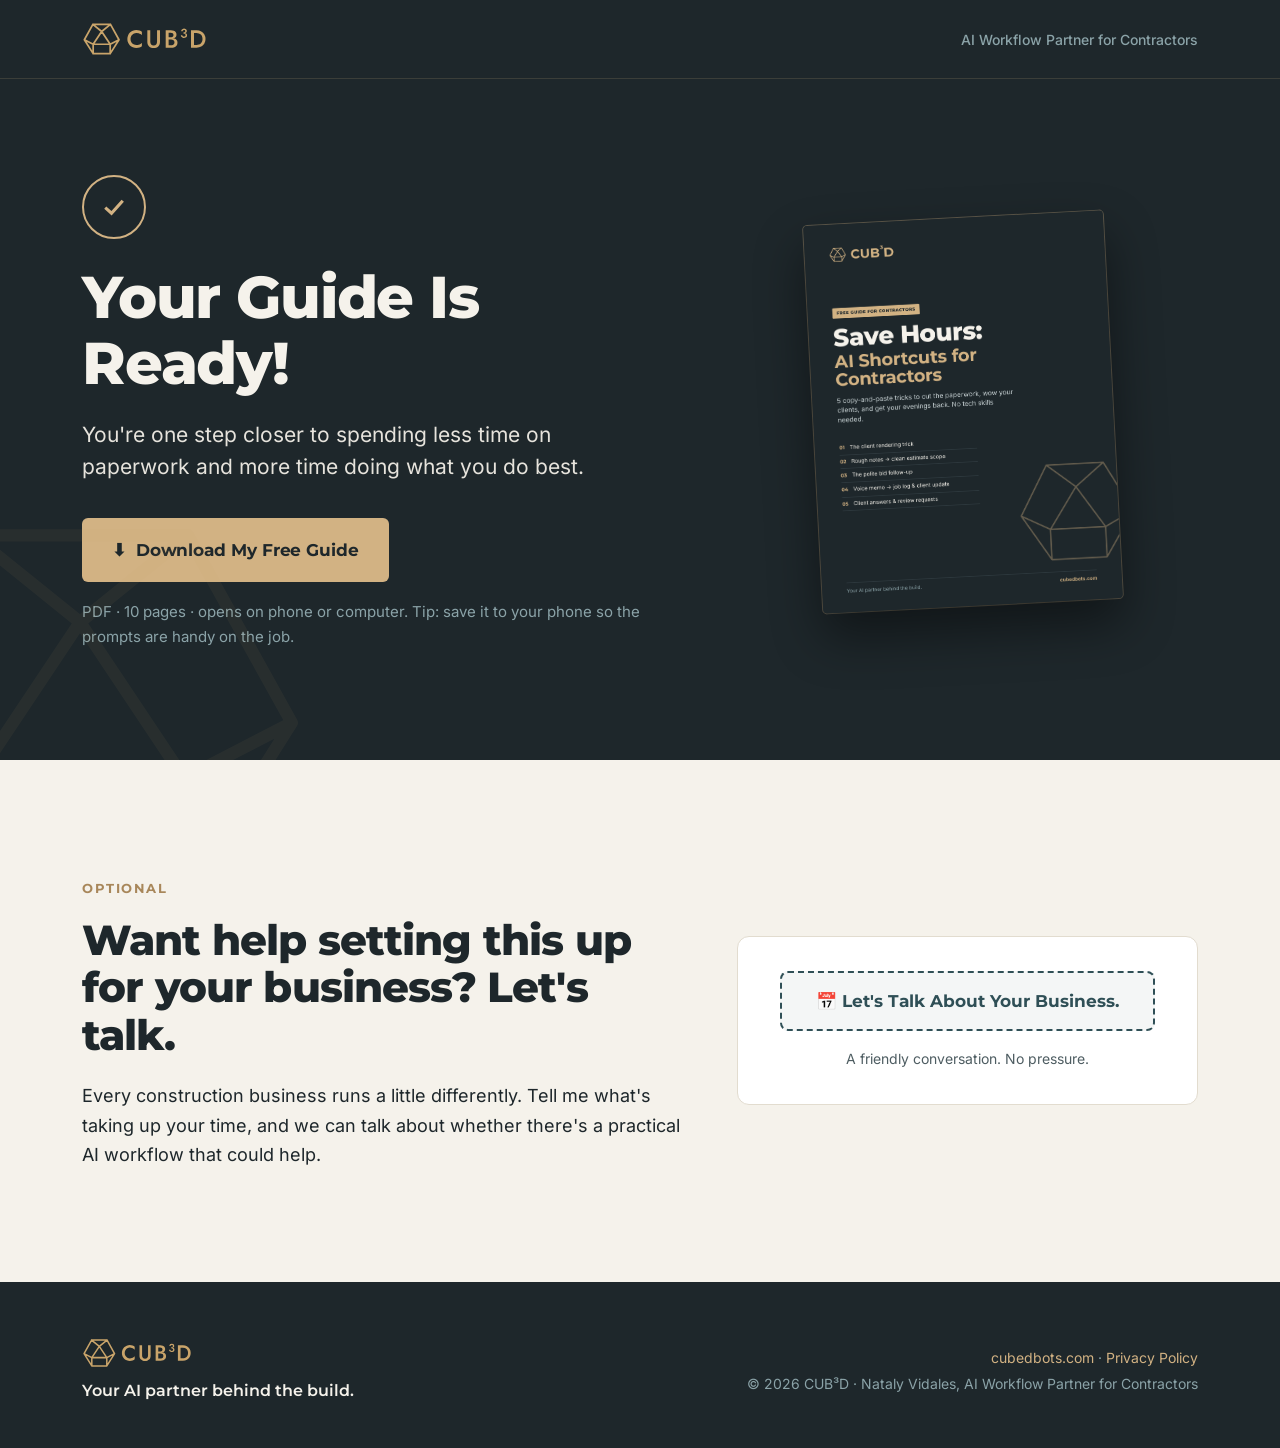
<file: thank-you.html>
<!doctype html>
<html lang="en">
<head>
<meta charset="utf-8">
<meta name="viewport" content="width=device-width,initial-scale=1">
<title>Your Guide Is Ready! | CUB³D</title>
<meta name="description" content="Download Save Hours: AI Shortcuts for Contractors, the free 10-page guide from CUB³D.">
<link rel="canonical" href="https://naty3lo2.github.io/cubed-funnel/thank-you.html">
<meta property="og:type" content="website">
<meta property="og:site_name" content="CUB³D">
<meta property="og:locale" content="en_US">
<meta property="og:title" content="Your Guide Is Ready! | CUB³D">
<meta property="og:description" content="Download Save Hours: AI Shortcuts for Contractors, the free 10-page guide from CUB³D.">
<meta property="og:url" content="https://naty3lo2.github.io/cubed-funnel/thank-you.html">
<meta property="og:image" content="https://naty3lo2.github.io/cubed-funnel/assets/guide-cover.png">
<meta property="og:image:alt" content="Cover of the free guide: Save Hours, AI Shortcuts for Contractors">
<meta property="og:image:width" content="765">
<meta property="og:image:height" content="990">
<meta name="twitter:card" content="summary_large_image">
<meta name="twitter:title" content="Your Guide Is Ready! | CUB³D">
<meta name="twitter:description" content="Download Save Hours: AI Shortcuts for Contractors, the free 10-page guide from CUB³D.">
<meta name="twitter:image" content="https://naty3lo2.github.io/cubed-funnel/assets/guide-cover.png">
<meta name="theme-color" content="#1E272B">
<link rel="icon" href="assets/favicon.svg" type="image/svg+xml">
<link rel="stylesheet" href="styles.css">
</head>
<body>
<a class="skip" href="#top">Skip to content</a>
<header class="top"><div class="wrap">
  <a class="brand" href="index.html"><img src="assets/cubed-horizontal-gold.svg" alt="CUB³D" width="125" height="34"></a>
  <span class="tag">AI Workflow Partner for Contractors</span>
</div></header>

<main>
<section class="dark ty" id="top">
  <img class="geo" src="assets/cubed-gem-only-gold.svg" alt="" style="width:560px;left:-200px;bottom:-240px;opacity:.06">
  <div class="wrap ty-grid">
    <div>
      <div class="check" aria-hidden="true"><svg viewBox="0 0 24 24"><path d="M5 12.5 10 17 19 7"/></svg></div>
      <h1>Your Guide Is Ready!</h1>
      <p class="sub lead" style="margin:22px 0 34px;color:#E6E3DC">You're one step closer to spending less time on paperwork and more time doing what you do best.</p>
      <a class="btn" href="assets/CUBED-Save-Hours-AI-Shortcuts-for-Contractors.pdf" download="CUBED-Save-Hours-AI-Shortcuts-for-Contractors.pdf">⬇&nbsp; Download My Free Guide</a>
      <p style="margin-top:18px;font-size:15px;color:var(--slate)">PDF · 10 pages · opens on phone or computer. Tip: save it to your phone so the prompts are handy on the job.</p>
    </div>
    <img class="cover" src="assets/guide-cover.png" alt="Save Hours: AI Shortcuts for Contractors guide cover" width="300" height="388">
  </div>
</section>

<section>
  <div class="wrap ty-help">
    <div>
      <span class="eyebrow">Optional</span>
      <h2>Want help setting this up for your business? Let's talk.</h2>
      <p>Every construction business runs a little differently. Tell me what's taking up your time, and we can talk about whether there's a practical AI workflow that could help.</p>
    </div>
    <div class="box center">
      <a class="booking" data-booking href="mailto:natalyvidales@gmail.com?subject=Intro%20call" style="margin-top:0">📅 Let's Talk About Your Business.</a>
      <p style="font-size:14px;color:var(--muted);margin-top:16px">A friendly conversation. No pressure.</p>
    </div>
  </div>
</section>
</main>

<footer><div class="wrap">
  <div><a class="brand" href="index.html"><img src="assets/cubed-horizontal-gold.svg" alt="CUB³D" width="110" height="30"></a>
  <div class="tagline">Your AI partner behind the build.</div></div>
  <div class="meta"><a href="#">cubedbots.com</a> · <a href="privacy.html">Privacy Policy</a><br>© 2026 CUB³D · Nataly Vidales, AI Workflow Partner for Contractors</div>
</div></footer>
<script src="config.js"></script>
<script src="site.js"></script>
</body>
</html>
</file>
<file: styles.css>
@font-face{font-family:Montserrat;src:url("fonts/montserrat-latin.woff2") format("woff2");font-weight:600 800;font-style:normal;font-display:swap}
@font-face{font-family:Inter;src:url("fonts/inter-latin.woff2") format("woff2");font-weight:400 600;font-style:normal;font-display:swap}
@font-face{font-family:Inter;src:url("fonts/inter-italic-latin.woff2") format("woff2");font-weight:400;font-style:italic;font-display:swap}
:root{--char:#1E272B;--char2:#253136;--ivory:#F5F2EB;--ivory2:#ECE6DA;--sand:#D2B283;--sand-d:#A8875A;--teal:#2F4F56;--slate:#8BA3A8;--ink:#1E272B;--muted:#4E5D62}
*{box-sizing:border-box;margin:0;padding:0}
html{scroll-behavior:smooth}
body{font-family:Inter,system-ui,sans-serif;color:var(--ink);background:var(--ivory);font-size:18px;line-height:1.65;-webkit-font-smoothing:antialiased}
h1,h2,h3,.mont{font-family:Montserrat,sans-serif;letter-spacing:-.02em;line-height:1.12}
h1{font-weight:800;font-size:clamp(34px,4.6vw,60px)}
h2{font-weight:800;font-size:clamp(28px,3.3vw,44px);margin-bottom:22px}
h3{font-weight:700;font-size:21px;margin-bottom:8px}
p+p{margin-top:16px}
.wrap{max-width:1180px;margin:0 auto;padding:0 32px}
.narrow{max-width:780px}
section{padding:112px 0;position:relative;overflow:hidden}
.dark{background:var(--char);color:var(--ivory)}
.dark p{color:#D9DEDC}
.alt{background:var(--ivory2)}
.eyebrow{display:inline-block;font-family:Montserrat;font-weight:700;font-size:12.5px;letter-spacing:.12em;text-transform:uppercase;color:var(--sand-d);margin-bottom:18px}
.dark .eyebrow{color:var(--sand)}
.dark .eyebrow.pill,.pill{background:var(--sand);color:var(--char);padding:7px 12px;border-radius:4px;letter-spacing:.08em}
.lead{font-size:21px;line-height:1.55}
.gold{color:var(--sand)}
.btn{display:inline-block;font-family:Montserrat;font-weight:700;font-size:17px;letter-spacing:-.005em;background:var(--sand);color:var(--char);text-decoration:none;padding:18px 30px;border-radius:6px;border:0;cursor:pointer;transition:transform .15s,background .15s}
.btn:hover{background:#DDBF92;transform:translateY(-1px)}
.btn:disabled{opacity:.72;cursor:wait;transform:none}
.btn.block{display:block;width:100%;text-align:center}
.btn.ghost{background:transparent;border:2px solid var(--sand);color:var(--sand)}
.link{font-family:Montserrat;font-weight:700;color:var(--teal);text-decoration:none;border-bottom:2px solid var(--sand)}
.dark .link{color:var(--sand);border-color:var(--sand)}
.skip{position:absolute;left:16px;top:0;transform:translateY(-120%);background:var(--sand);color:var(--char);font-family:Montserrat,sans-serif;font-weight:700;font-size:15px;padding:10px 14px;border-radius:0 0 6px 6px;z-index:20;text-decoration:none}
.skip:focus{transform:none}
a:focus-visible,button:focus-visible,input:focus-visible,select:focus-visible{outline:3px solid var(--teal);outline-offset:3px}
.dark a:focus-visible,.dark button:focus-visible,footer a:focus-visible{outline-color:var(--sand)}
.formcard a:focus-visible,.formcard button:focus-visible,.formcard input:focus-visible,.formcard select:focus-visible{outline:3px solid var(--teal);outline-offset:2px}
/* top bar */
.top{background:var(--char);padding:22px 0;border-bottom:1px solid rgba(210,178,131,.16)}
.top .wrap{display:flex;align-items:center;justify-content:space-between}
.brand{display:flex;align-items:center;gap:12px;text-decoration:none}
.brand img{height:34px;width:auto}
footer .brand img{height:30px}
.word{font-family:Montserrat;font-weight:700;font-size:24px;color:var(--sand);letter-spacing:.02em}
.word sup{font-size:.55em;position:relative;top:-.15em;margin-left:1px}
.top .tag{font:500 14px Inter;color:var(--slate)}
/* hero */
.hero{padding:84px 0 104px}
.hero-grid{display:grid;grid-template-columns:1.15fr .85fr;gap:20px 64px;align-items:start;grid-template-areas:"copy form" "guide form"}
.hg-copy{grid-area:copy}
.hg-form{grid-area:form}
.hg-guide{grid-area:guide}
.hero h1 em{font-style:normal;color:var(--sand)}
.hero .sub{font-size:21px;line-height:1.55;margin-top:24px;color:#E6E3DC}
.hero .support{margin-top:14px;font-weight:600;color:var(--slate)}
.guide-row{display:flex;gap:32px;align-items:center;margin-top:28px}
.cover{width:190px;flex:none;border-radius:4px;box-shadow:0 24px 50px rgba(0,0,0,.45),0 0 0 1px rgba(210,178,131,.35);transform:rotate(-3deg)}
.inside{list-style:none;font-size:16px}
.inside li{padding:9px 0;border-bottom:1px solid rgba(139,163,168,.25);color:#E6E3DC}
.inside b{font-family:Montserrat;color:var(--sand);margin-right:10px}
.inside .h{font:700 12.5px Montserrat;letter-spacing:.12em;text-transform:uppercase;color:var(--slate);border:0;padding-bottom:4px}
.formcard{background:var(--ivory);color:var(--ink);border-radius:12px;padding:36px 34px 30px;box-shadow:0 30px 60px rgba(0,0,0,.35);border-top:5px solid var(--sand);scroll-margin-top:24px}
.formcard h3{font-size:24px;margin-bottom:6px}
.formcard .fsub{font-size:15.5px;color:var(--muted);margin-bottom:22px}
label{display:block;font:600 14px Inter;margin:14px 0 6px;color:var(--ink)}
input,select{width:100%;font:16px Inter;padding:14px 14px;border:1.5px solid #C9C3B7;border-radius:6px;background:#fff;color:var(--ink)}
select{appearance:none;background-image:linear-gradient(45deg,transparent 50%,var(--teal) 50%),linear-gradient(135deg,var(--teal) 50%,transparent 50%);background-position:calc(100% - 20px) 50%,calc(100% - 14px) 50%;background-size:6px 6px;background-repeat:no-repeat}
.formcard .btn{margin-top:22px}
.formcard p.fsub{color:var(--muted)}
.dark .formcard .privacy,.privacy{font-size:13px;line-height:1.5;color:var(--muted);margin-top:14px;text-align:center}
.privacy a{color:var(--teal)}
.form-summary,.field-error{color:#9A3412;font-size:13.5px;font-weight:600;line-height:1.4}
.formcard .form-summary{margin:0 0 8px}
.field-error{margin-top:6px}
input[aria-invalid="true"],select[aria-invalid="true"]{border-color:#9A3412}
.form-target{position:absolute;width:1px;height:1px;padding:0;margin:-1px;overflow:hidden;clip:rect(0,0,0,0);clip-path:inset(50%);white-space:nowrap;border:0}
.geo{position:absolute;opacity:.10;pointer-events:none}
/* section 2 */
.two{display:grid;grid-template-columns:1fr 1fr;gap:64px;align-items:center}
.steps{list-style:none;counter-reset:s;margin-top:28px}
.steps li{counter-increment:s;position:relative;padding:0 0 22px 56px}
.steps li:before{content:counter(s);position:absolute;left:0;top:-2px;width:36px;height:36px;border-radius:50%;border:2px solid var(--sand);font:800 15px/32px Montserrat;text-align:center;color:var(--teal)}
.ba{display:grid;grid-template-columns:minmax(0,1fr) minmax(0,1fr);gap:14px}
.ba figure{margin:0}
.ba img{display:block;width:100%;aspect-ratio:4/3;object-fit:cover;border-radius:8px;box-shadow:0 10px 24px rgba(30,39,43,.15)}
.ba figcaption{font:700 12px Montserrat;letter-spacing:.1em;text-transform:uppercase;color:var(--teal);margin-top:10px}
.sample-tag{display:inline-block;font:700 11.5px Montserrat;letter-spacing:.12em;text-transform:uppercase;background:var(--teal);color:var(--ivory);padding:6px 10px;border-radius:4px;margin-bottom:12px}
.credit{font-size:12.5px;color:var(--muted);margin-top:10px}
.ba-cap{display:flex;justify-content:space-between;font:700 12.5px Montserrat;letter-spacing:.12em;text-transform:uppercase;color:var(--teal);margin-top:10px}
.subhead{font-family:Montserrat;font-weight:700;font-size:24px;letter-spacing:-.015em;color:var(--teal);margin-bottom:18px}
.disclaimer{font-size:13.5px;color:var(--muted);margin-top:16px;padding-left:12px;border-left:3px solid var(--sand)}
/* section 3 */
.cards5{display:grid;grid-template-columns:repeat(3,1fr);gap:22px;margin-top:48px}
.sc{background:#fff;border-radius:12px;padding:30px 28px;border:1px solid #E2DCCF;position:relative}
.sc .num{position:absolute;top:24px;right:26px;font:800 15px Montserrat;color:var(--sand-d)}
.sc .ic{width:52px;height:52px;border-radius:10px;background:var(--char);display:flex;align-items:center;justify-content:center;margin-bottom:20px}
.sc .ic svg{width:28px;height:28px;stroke:var(--sand);fill:none;stroke-width:1.7;stroke-linecap:round;stroke-linejoin:round}
.sc p{font-size:16.5px;color:var(--muted)}
.sc.cta{background:var(--char);color:var(--ivory);display:flex;flex-direction:column;justify-content:center;border:0}
.sc.cta p{color:#D9DEDC;margin-bottom:20px}
.center{text-align:center}
/* founder */
.founder{display:grid;grid-template-columns:.8fr 1.2fr;gap:72px;align-items:start}
.founder .ph{aspect-ratio:4/5;position:sticky;top:0}
.story p{font-size:18.5px}
.story .pull{font-family:Montserrat;font-weight:700;font-size:23px;letter-spacing:-.015em;color:var(--teal);line-height:1.35}
.sig{margin-top:30px;padding-top:22px;border-top:1px solid #D8D0C0}
.sig .n{font-family:Montserrat;font-weight:800;font-size:26px;letter-spacing:-.02em}
.sig div{font-size:15px;color:var(--muted);line-height:1.5}
/* bridge */
.paths{display:grid;grid-template-columns:1fr 1fr;gap:24px;margin-top:48px}
.path{background:var(--char2);border:1px solid rgba(210,178,131,.28);border-radius:12px;padding:38px 36px}
.path .k{font:700 12.5px Montserrat;letter-spacing:.12em;text-transform:uppercase;color:var(--slate);margin-bottom:10px}
.path h3{font-size:28px;color:var(--sand);margin-bottom:14px}
.path .q{font-weight:600;color:var(--ivory)!important}
.statement{margin:56px auto 0;max-width:760px;text-align:center;font-family:Montserrat;font-weight:700;font-size:26px;letter-spacing:-.015em;line-height:1.35;color:var(--ivory)}
.statement:before{content:"";display:block;width:56px;height:3px;background:var(--sand);margin:0 auto 26px}
.bridge-cta{text-align:center;margin-top:34px;font-size:16px;color:var(--slate)}
/* invite */
.invite{background:var(--ivory)}
.booking{margin-top:34px;display:inline-flex;flex-direction:column;align-items:center;gap:6px;border:2px dashed var(--teal);border-radius:8px;padding:18px 34px;color:var(--teal);font:700 17px Montserrat;background:rgba(47,79,86,.05);text-decoration:none}
.booking:hover{background:rgba(47,79,86,.1)}
.or{margin-top:22px;font-size:16px;color:var(--muted)}
/* footer */
footer{background:var(--char);color:var(--slate);padding:56px 0 44px}
footer .wrap{display:flex;justify-content:space-between;align-items:center;gap:24px;flex-wrap:wrap}
footer .tagline{font-family:Montserrat;font-weight:600;color:var(--ivory);font-size:16px;margin-top:10px}
footer .meta{font-size:14px;text-align:right;line-height:1.9}
footer a{color:var(--sand);text-decoration:none}
footer .brand:focus-visible{outline-color:var(--sand)}
/* thank you */
.ty{min-height:auto;padding:96px 0 110px}
.ty-grid{display:grid;grid-template-columns:1.1fr .9fr;gap:72px;align-items:center}
.check{width:64px;height:64px;border-radius:50%;border:2px solid var(--sand);display:flex;align-items:center;justify-content:center;margin-bottom:26px}
.check svg{width:30px;stroke:var(--sand);stroke-width:2.5;fill:none}
.ty .cover{width:300px;margin:0 auto;display:block}
.ty-help{display:grid;grid-template-columns:1.3fr 1fr;gap:56px;align-items:center}
.ty-help .box{background:#fff;border:1px solid #E2DCCF;border-radius:12px;padding:34px}
/* responsive */
@media (max-width:900px){
 body{font-size:17px}
 section{padding:72px 0}
 .wrap{padding:0 22px}
 .hero{padding:44px 0 64px}
 .hero-grid,.two,.founder,.paths,.ty-grid,.ty-help{grid-template-columns:minmax(0,1fr);gap:40px}
 .hero-grid{grid-template-areas:"copy" "form" "guide"}
 .two>*,.hero-grid>*{min-width:0}
 .cards5{grid-template-columns:1fr;gap:16px}
 .guide-row{flex-direction:column;align-items:flex-start;margin-top:8px}
 .cover{width:170px}
 .hero .sub,.lead{font-size:19px}
 .formcard{padding:28px 22px 24px}
 .founder .ph{aspect-ratio:1/1;max-width:340px;position:static}
 .statement{font-size:22px}
 .top .tag{display:none}
 footer .meta{text-align:left}
 .path{padding:30px 26px}
 .order-m1{order:-1}
 .booking{padding:16px 20px}
 .ba figcaption{font-size:10.5px;letter-spacing:.06em}
}
@media (max-width:900px){
 .top{padding:14px 0}.top .brand img{height:28px}
 .hero{padding:18px 0 56px}
 .hero .eyebrow.pill{font-size:11px;padding:5px 9px;margin-bottom:12px}
 .hero h1{font-size:29px;line-height:1.1}
 .hero .sub{font-size:16.5px;line-height:1.5;margin-top:12px}
 .hero .support{font-size:15px;margin-top:8px;line-height:1.45}
 .hero-grid{gap:22px}
 .formcard{padding:22px 20px 20px}
 .formcard h3{font-size:21px}.formcard .fsub{margin-bottom:10px;font-size:14.5px}
 label{margin:10px 0 5px}input,select{padding:12px}
 .formcard .btn{margin-top:16px}
 .slot.portrait{aspect-ratio:1/1;max-width:340px;position:static}
 .slot small{font-size:11px}.slot b{font-size:13px}
}
@media (max-width:900px){
 .hero h1{font-size:27px}
 .hero .sub{font-size:15.5px;margin-top:10px}
 .hero .support{font-size:14px;margin-top:6px}
 .hero-grid{gap:18px}
 .formcard{padding:18px 18px 18px}
 .formcard h3{font-size:19px;margin-bottom:2px}.formcard .fsub{font-size:13.5px;margin-bottom:4px}
 label{margin:8px 0 4px;font-size:13px}input,select{padding:10px 12px;font-size:16px}
 .formcard .btn{margin-top:14px;padding:15px 20px}
}
img.photo{display:block;width:100%;aspect-ratio:4/5;object-fit:cover;border-radius:14px;border:1px solid rgba(210,178,131,.35)}
img.photo.portrait-img{aspect-ratio:3/4;object-position:50% 35%;position:sticky;top:20px}
@media (max-width:900px){img.photo.portrait-img{position:static;max-width:340px;aspect-ratio:4/5}}
@media (prefers-reduced-motion:reduce){
 html{scroll-behavior:auto}
 .btn{transition:none}
}
/* privacy — after the mobile section padding so this page keeps its own spacing */
.policy{padding:80px 0 100px}
.policy h1{font-size:clamp(32px,4vw,48px);margin-bottom:10px}
.policy .date{color:var(--muted);font-size:15px;margin-bottom:40px}
.policy h2{font-size:22px;margin:40px 0 10px;color:var(--teal)}
.policy ul{margin:12px 0 0 22px}
.policy li{margin:6px 0}
.policy .summary{background:#fff;border:1px solid #E2DCCF;border-left:4px solid var(--sand);border-radius:8px;padding:22px 26px;font-size:17px}
.policy a{color:var(--teal)}
</file>
<file: css/styles.css>
/* CUB³D funnel. Mobile first. Brand colors only. */

:root {
  --charcoal: #1E272B;
  --teal: #2F4F56;
  --slate: #8BA3A8;
  --gold: #D2B283;
  --gold-hot: #E0C396;
  --gold-deep: #C4A06E;
  --ivory: #F5F2EB;
  --line: rgba(30, 39, 43, 0.16);
  --header-rule: rgba(210, 178, 131, 0.5);
  --font-display: "Montserrat", "Avenir Next", "Segoe UI", sans-serif;
  --font-body: "Inter", "Segoe UI", sans-serif;
}

*,
*::before,
*::after {
  box-sizing: border-box;
}

html {
  scroll-behavior: smooth;
  -webkit-text-size-adjust: 100%;
}

body {
  margin: 0;
  min-height: 100vh;
  display: flex;
  flex-direction: column;
  background: var(--ivory);
  color: var(--charcoal);
  font-family: var(--font-body);
  font-size: 1.0625rem;
  line-height: 1.6;
  letter-spacing: 0;
  text-rendering: optimizeLegibility;
}

main {
  flex: 1 0 auto;
}

img {
  max-width: 100%;
  display: block;
}

h1,
h2,
h3 {
  font-family: var(--font-display);
  font-weight: 700;
  line-height: 1.08;
  letter-spacing: -0.035em;
  text-wrap: balance;
  margin: 0;
}

h1 {
  font-size: clamp(2.7rem, 8vw, 4.85rem);
  letter-spacing: -0.042em;
  line-height: 1.08;
  margin-bottom: 1.15rem;
}

h2 { margin-bottom: 0.75rem; }
h3 { margin-bottom: 0.45rem; }

h2 {
  font-size: clamp(1.75rem, 3vw, 2.4rem);
}

h3 {
  font-size: 1.28rem;
  letter-spacing: -0.03em;
}

p {
  margin: 0;
  text-wrap: pretty;
}

a {
  color: inherit;
}

button,
input,
select {
  font: inherit;
}

.skip {
  position: absolute;
  left: 0.75rem;
  top: -4rem;
  z-index: 5;
  background: var(--gold);
  color: var(--charcoal);
  padding: 0.55rem 0.8rem;
  font-family: var(--font-display);
  font-weight: 700;
  letter-spacing: -0.02em;
  text-decoration: none;
}

.skip:focus {
  top: 0.75rem;
}

.wrap {
  width: min(1080px, calc(100% - 2.5rem));
  margin-inline: auto;
}

.wrap.narrow {
  width: min(34rem, calc(100% - 2.5rem));
}

.narrow h1 {
  margin-bottom: 1.45rem;
  line-height: 1.12;
}

.band {
  padding: 3.25rem 0;
}

.band-charcoal {
  background: var(--charcoal);
  color: var(--ivory);
}

.band-ivory {
  background: var(--ivory);
  color: var(--charcoal);
}

.band-teal {
  background: var(--teal);
  color: var(--ivory);
}

.eyebrow {
  margin: 0 0 0.85rem;
  font-family: var(--font-display);
  font-weight: 700;
  font-size: 0.98rem;
  letter-spacing: -0.02em;
  color: var(--gold);
}

.lead {
  font-size: 1.125rem;
  line-height: 1.55;
  max-width: 38rem;
}

.site-header {
  background: var(--charcoal);
  color: var(--ivory);
  border-bottom: 1px solid var(--header-rule);
  padding: 0.9rem 0;
}

.header-inner {
  display: flex;
  align-items: center;
}

.brand {
  display: flex;
  align-items: center;
  gap: 0.75rem;
  min-width: 0;
  color: inherit;
  text-decoration: none;
}

.brand-mark {
  width: 36px;
  height: 36px;
  flex: none;
}

.brand-text {
  display: flex;
  flex-direction: column;
  gap: 0.18rem;
  min-width: 0;
}

.wordmark {
  font-family: var(--font-display);
  font-weight: 700;
  font-size: 1.35rem;
  line-height: 1;
  letter-spacing: -0.045em;
  color: var(--gold);
  white-space: nowrap;
}

.wordmark sup {
  font-size: 0.52em;
  line-height: 0;
  position: relative;
  top: -0.48em;
  letter-spacing: 0;
  margin-left: -0.04em;
  margin-right: -0.06em;
}

.tagline {
  color: var(--slate);
  font-size: 0.75rem;
  line-height: 1.25;
  letter-spacing: -0.011em;
}

.brand:hover .wordmark {
  color: var(--gold-hot);
}

.hero.band {
  padding: 2.4rem 0 2.75rem;
}

.hero-grid {
  display: grid;
  gap: 1.15rem;
}

.hero-grid > * {
  margin: 0;
}

.hero-cta {
  margin-top: 0.35rem;
}

.cover {
  border-left: 8px solid var(--gold);
  padding: 0.35rem 0 0.35rem 1.1rem;
  margin-top: 0.6rem;
  display: flex;
  flex-direction: column;
  justify-content: space-between;
  gap: 1.4rem;
  min-height: 210px;
}

.cover-mark {
  width: 64px;
  height: 64px;
}

.cover-series {
  margin: 0;
  color: var(--gold);
  font-family: var(--font-display);
  font-weight: 700;
  letter-spacing: -0.03em;
  font-size: 1rem;
}

.cover-name {
  margin: 0.25rem 0 0;
  color: var(--ivory);
  font-family: var(--font-display);
  font-weight: 700;
  letter-spacing: -0.038em;
  font-size: clamp(1.65rem, 2.5vw, 2.2rem);
  line-height: 1.02;
}

.section-head {
  margin-bottom: 1.5rem;
  max-width: 14em;
}

.pains,
.shortcuts,
.who {
  list-style: none;
  margin: 0;
  padding: 0;
}

.pains {
  display: grid;
  gap: 1.35rem;
}

.pains li,
.who li,
.shortcut {
  border-top: 1px solid var(--line);
  padding-top: 0.95rem;
}

.num {
  display: block;
  margin-bottom: 0.4rem;
  font-family: var(--font-display);
  font-weight: 700;
  letter-spacing: -0.04em;
  color: var(--teal);
  font-size: 0.95rem;
}

.pains h3,
.shortcut h3 {
  margin-bottom: 0.45rem;
}

.pains p,
.shortcut p,
.who-copy p {
  max-width: 62ch;
}

.trick {
  border-top: 1px solid var(--line);
}

.trick-copy {
  display: grid;
  gap: 1rem;
  margin-bottom: 1.6rem;
}

.trick-copy h2 {
  max-width: 14em;
}

.credit {
  color: var(--teal);
  max-width: 58ch;
}

.frame {
  position: relative;
  background: var(--charcoal);
  padding: 1.15rem 0.8rem 0.85rem;
}

.tick {
  position: absolute;
  width: 14px;
  height: 14px;
  border-color: var(--gold);
  border-style: solid;
  pointer-events: none;
}

.tl { top: 6px; left: 6px; border-width: 1px 0 0 1px; }
.tr { top: 6px; right: 6px; border-width: 1px 1px 0 0; }
.bl { bottom: 6px; left: 6px; border-width: 0 0 1px 1px; }
.br { bottom: 6px; right: 6px; border-width: 0 1px 1px 0; }

.compare {
  display: grid;
  gap: 0.9rem;
}

.shot img {
  width: 100%;
  aspect-ratio: 4 / 3;
  object-fit: cover;
  background: #2a3338;
}

.shot figcaption {
  margin-top: 0.45rem;
  color: var(--slate);
  font-size: 0.92rem;
  font-weight: 600;
  letter-spacing: -0.015em;
}

figure {
  margin: 0;
}

.close-inner {
  display: grid;
  gap: 1.35rem;
}

.close-inner h2 {
  max-width: 12em;
}

.close-inner p {
  margin-top: 0.7rem;
  max-width: 36rem;
}

.intro.band {
  padding: 2.5rem 0 2.6rem;
}

.intro-grid {
  display: grid;
  gap: 1rem;
}

.shortcuts {
  display: grid;
}

.shortcut {
  display: grid;
  grid-template-columns: 2.6rem minmax(0, 1fr);
  column-gap: 0.35rem;
  padding-bottom: 1.2rem;
}

.shortcut .num {
  margin-bottom: 0;
  padding-top: 0.15rem;
}

.start-here {
  margin: 0 0 0.3rem;
  color: var(--teal);
  font-family: var(--font-display);
  font-weight: 700;
  font-size: 0.92rem;
  letter-spacing: -0.02em;
}

.shortcut.is-star {
  box-shadow: inset 3px 0 0 var(--gold);
  padding-left: 0.8rem;
}

.band-follow {
  padding-top: 0;
}

.who-block {
  display: grid;
  gap: 1.15rem;
}

.who {
  display: grid;
  gap: 0.85rem;
}

.who li {
  padding-top: 0.7rem;
  font-weight: 600;
}

.bio h2 {
  color: var(--ivory);
  max-width: 16em;
  margin-bottom: 0.9rem;
  padding-top: 0.85rem;
  border-top: 2px solid var(--gold);
}

.bio p {
  max-width: 42rem;
  font-size: 1.125rem;
}

.bio-cta {
  margin-top: 1.5rem;
}

.form-band {
  padding-top: 2rem;
}

.field {
  margin-bottom: 1.05rem;
}

.field label {
  display: block;
  margin-bottom: 0.4rem;
  font-weight: 600;
  font-size: 0.98rem;
}

input,
select {
  width: 100%;
  color: var(--charcoal);
  background: #fff;
  border: 1px solid rgba(30, 39, 43, 0.28);
  border-radius: 2px;
  min-height: 48px;
  padding: 0.7rem 0.75rem;
}

select {
  appearance: none;
  background-image: url("data:image/svg+xml,%3Csvg xmlns='http://www.w3.org/2000/svg' viewBox='0 0 12 8'%3E%3Cpath d='M1 1.4 L6 6.2 L11 1.4' fill='none' stroke='%231E272B' stroke-width='1.6'/%3E%3C/svg%3E");
  background-repeat: no-repeat;
  background-position: right 0.85rem center;
  background-size: 12px 8px;
  padding-right: 2.4rem;
}

input:focus,
select:focus {
  outline: 2px solid var(--teal);
  outline-offset: 1px;
  border-color: var(--teal);
}

input[aria-invalid="true"],
select[aria-invalid="true"] {
  border-color: #7A2E28;
}

.form-error {
  margin: 0 0 1rem;
  padding: 0.75rem 0.8rem;
  background: #F6E7E4;
  border: 1px solid #E2C4BE;
  color: #7A2E28;
  font-size: 0.98rem;
}

.form-error:empty {
  display: none;
}

.privacy {
  margin-top: 0.9rem;
  color: var(--teal);
  font-size: 0.95rem;
  line-height: 1.45;
}

.fine {
  margin-top: 0.85rem;
  color: var(--slate);
  font-size: 0.95rem;
}

.soft-link {
  display: inline-flex;
  flex-direction: column;
  align-items: flex-start;
  gap: 0.2rem;
  max-width: 16rem;
  padding: 0.2rem 0;
  color: var(--charcoal);
  font-family: var(--font-body);
  font-weight: 600;
  font-size: 1.05rem;
  letter-spacing: 0;
  line-height: 1.35;
  text-decoration: none;
}

.soft-link span {
  font-family: var(--font-display);
  font-weight: 700;
  font-size: 1.35rem;
  letter-spacing: -0.03em;
  color: var(--teal);
  text-decoration: underline;
  text-underline-offset: 0.16em;
}

.soft-link:hover span {
  color: var(--charcoal);
}

.btn {
  display: inline-flex;
  align-items: center;
  justify-content: center;
  width: 100%;
  min-height: 48px;
  padding: 0.85rem 1.15rem;
  border-radius: 2px;
  border: 1px solid var(--charcoal);
  background: var(--gold);
  color: var(--charcoal);
  font-family: var(--font-display);
  font-weight: 700;
  font-size: 1rem;
  letter-spacing: -0.02em;
  text-align: center;
  text-decoration: none;
  cursor: pointer;
}

.btn-lg {
  min-height: 56px;
  padding: 1rem 1.35rem;
  font-size: 1.15rem;
}

.btn:hover {
  background: var(--gold-hot);
}

.btn:active {
  background: var(--gold-deep);
}

.btn:disabled {
  opacity: 0.65;
  cursor: wait;
}

.site-footer {
  background: var(--charcoal);
  color: var(--ivory);
  padding: 2.4rem 0 1.8rem;
}

.footer-inner {
  display: grid;
  gap: 1.25rem;
}

.footer-nav {
  display: flex;
  flex-wrap: wrap;
  gap: 0.7rem 1.2rem;
}

.footer-nav a {
  color: var(--ivory);
  text-decoration: none;
  font-weight: 600;
  min-height: 44px;
  display: inline-flex;
  align-items: center;
}

.footer-nav a:hover,
.footer-nav a[aria-current="page"] {
  color: var(--gold);
}

.legal {
  margin: 0;
  color: var(--slate);
  font-size: 0.875rem;
}

.legal sup {
  font-size: 0.7em;
  line-height: 0;
}

.form-sink {
  position: absolute;
  width: 1px;
  height: 1px;
  margin: -1px;
  padding: 0;
  border: 0;
  overflow: hidden;
  clip-path: inset(50%);
}

:focus-visible {
  outline: 2px solid var(--gold);
  outline-offset: 3px;
}

.band-ivory :focus-visible {
  outline-color: var(--teal);
}

::selection {
  background: #D2B283;
  color: #1E272B;
}

@media (max-width: 359px) {
  .tagline {
    font-size: 0.68rem;
  }

  .wrap,
  .wrap.narrow {
    width: calc(100% - 2rem);
  }
}

@media (min-width: 640px) {
  .compare {
    grid-template-columns: 1fr 1fr;
  }
}

@media (min-width: 800px) {
  .band {
    padding: 5rem 0;
  }

  .hero.band {
    padding: 4.25rem 0 4.75rem;
  }

  .hero-grid {
    grid-template-columns: minmax(0, 1.35fr) minmax(240px, 0.72fr);
    grid-template-areas:
      "kicker cover"
      "title cover"
      "lead cover"
      "cta cover";
    column-gap: 4rem;
    row-gap: 1.15rem;
    align-items: center;
  }

  .eyebrow { grid-area: kicker; align-self: end; }
  .hero-grid h1 { grid-area: title; }
  .hero-grid .lead { grid-area: lead; }
  .hero-cta { grid-area: cta; align-self: start; }
  .cover {
    grid-area: cover;
    margin-top: 0;
    min-height: 340px;
  }

  .hero .btn {
    width: auto;
    min-width: 15.5rem;
  }

  .pains {
    grid-template-columns: repeat(3, minmax(0, 1fr));
    gap: 1.75rem;
  }

  .trick-grid {
    display: grid;
    grid-template-columns: minmax(0, 0.86fr) minmax(0, 1.14fr);
    gap: 3rem;
    align-items: center;
  }

  .trick-copy {
    margin-bottom: 0;
  }

  .close-inner {
    grid-template-columns: minmax(0, 1fr) auto;
    align-items: center;
    gap: 2.5rem;
  }

  .close .btn {
    width: auto;
    min-width: 15.5rem;
  }

  .intro.band {
    padding: 4rem 0 4.2rem;
  }

  .intro-grid {
    grid-template-columns: minmax(0, 0.85fr) minmax(0, 1.15fr);
    gap: 2.5rem;
    align-items: end;
  }

  .who-block {
    grid-template-columns: minmax(0, 1.15fr) minmax(0, 0.85fr);
    gap: 3rem;
    align-items: start;
  }

  .bio-layout {
    display: grid;
    grid-template-columns: minmax(0, 1.4fr) auto;
    gap: 2.5rem;
    align-items: end;
  }

  .bio-cta {
    margin-top: 0;
  }

  .bio .btn,
  .form-band .btn,
  .download-band .btn {
    width: 100%;
  }

  .footer-inner {
    grid-template-columns: 1fr auto;
    grid-template-areas:
      "brand nav"
      "legal legal";
    align-items: center;
    column-gap: 2rem;
  }

  .footer-inner .brand { grid-area: brand; }
  .footer-nav { grid-area: nav; justify-content: flex-end; }
  .legal { grid-area: legal; margin-top: 0.4rem; }

  .band.band-follow { padding-top: 0; }
}

@media (prefers-reduced-motion: reduce) {
  html { scroll-behavior: auto; }
  .btn { transition: none; }
}
</file>
